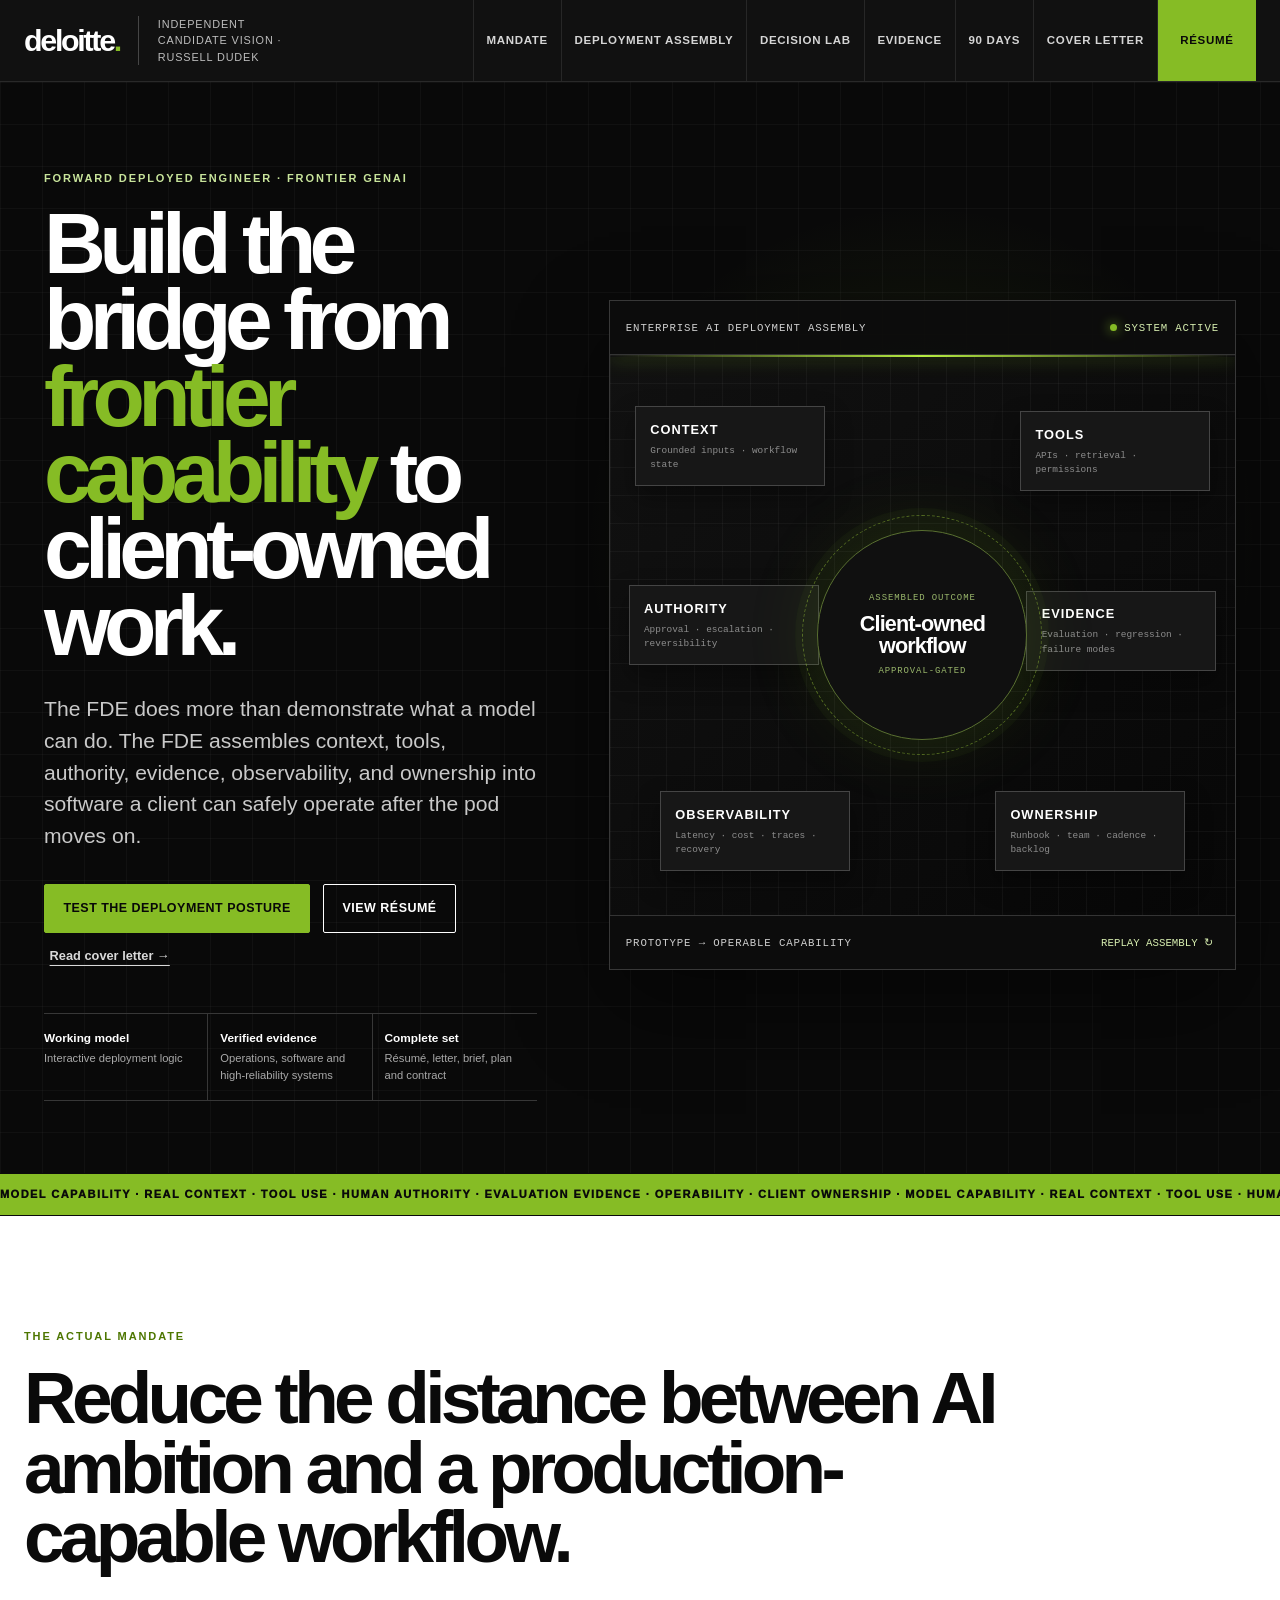
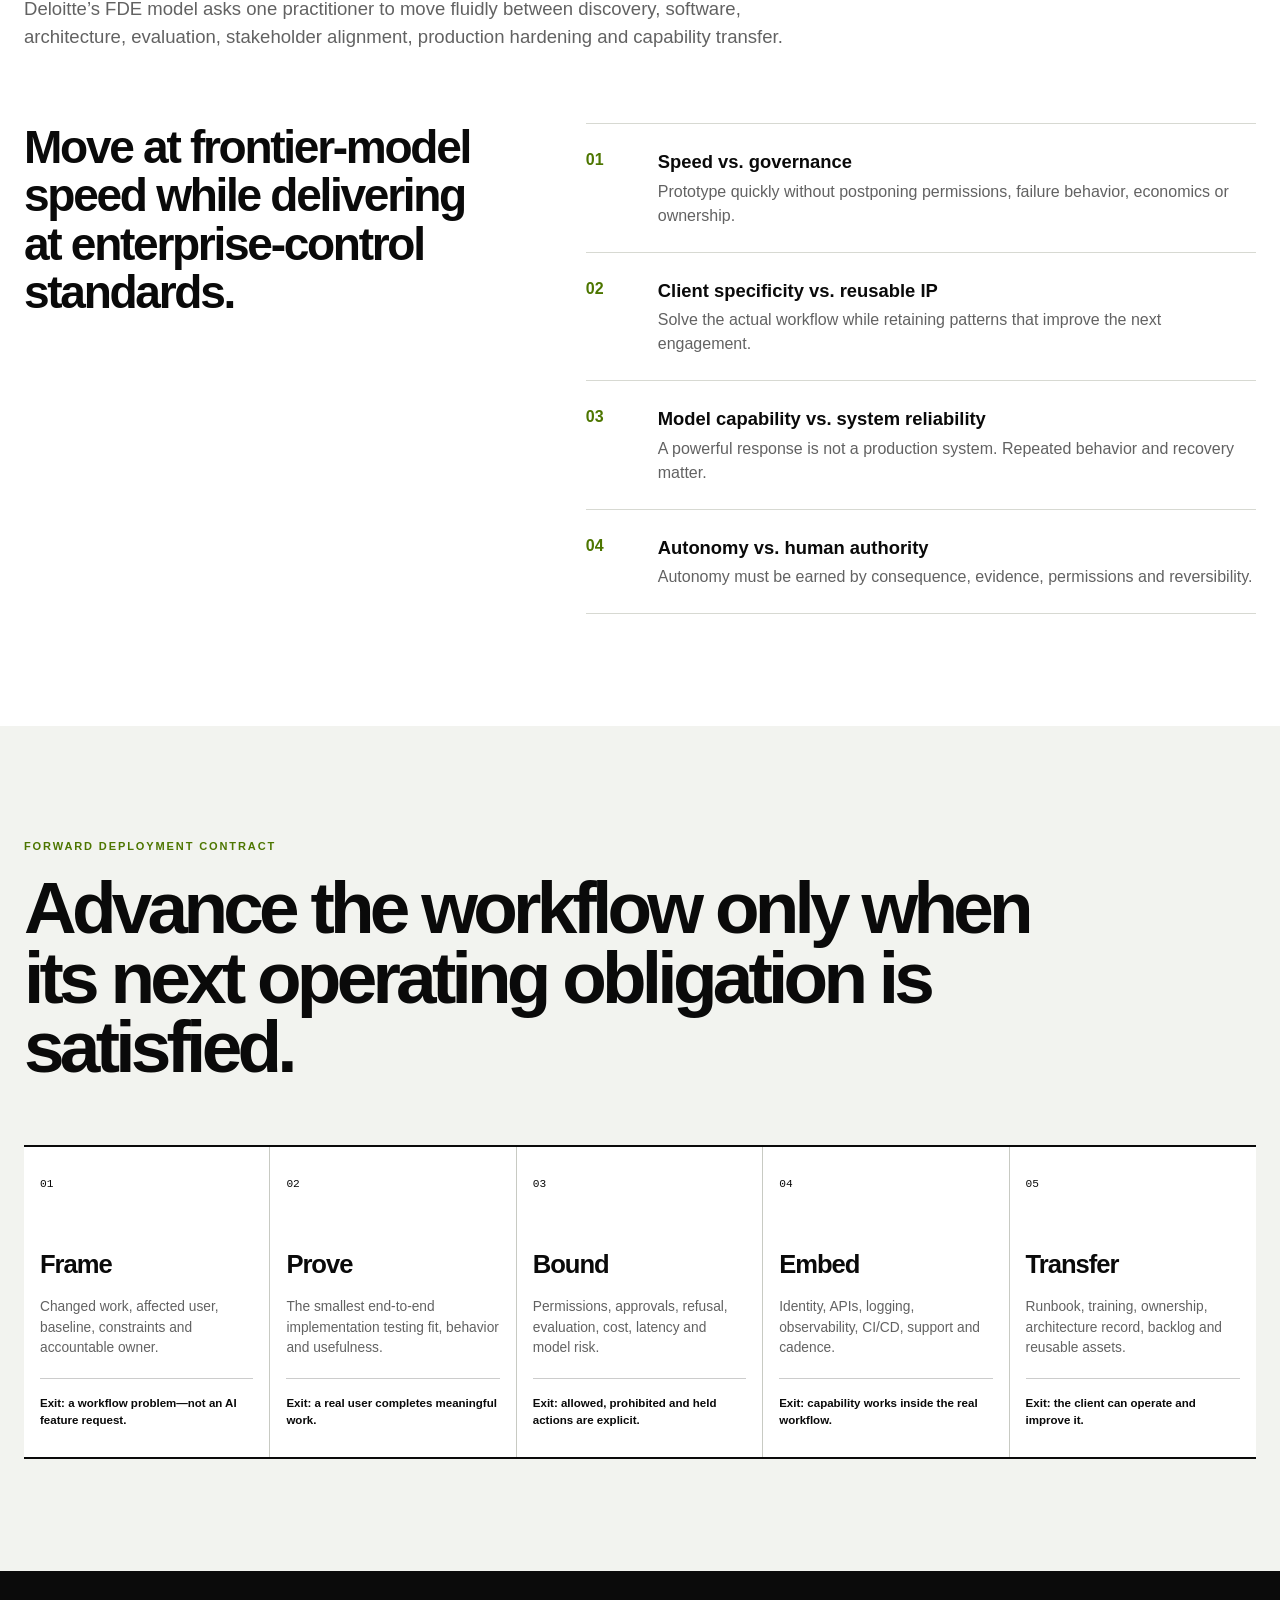
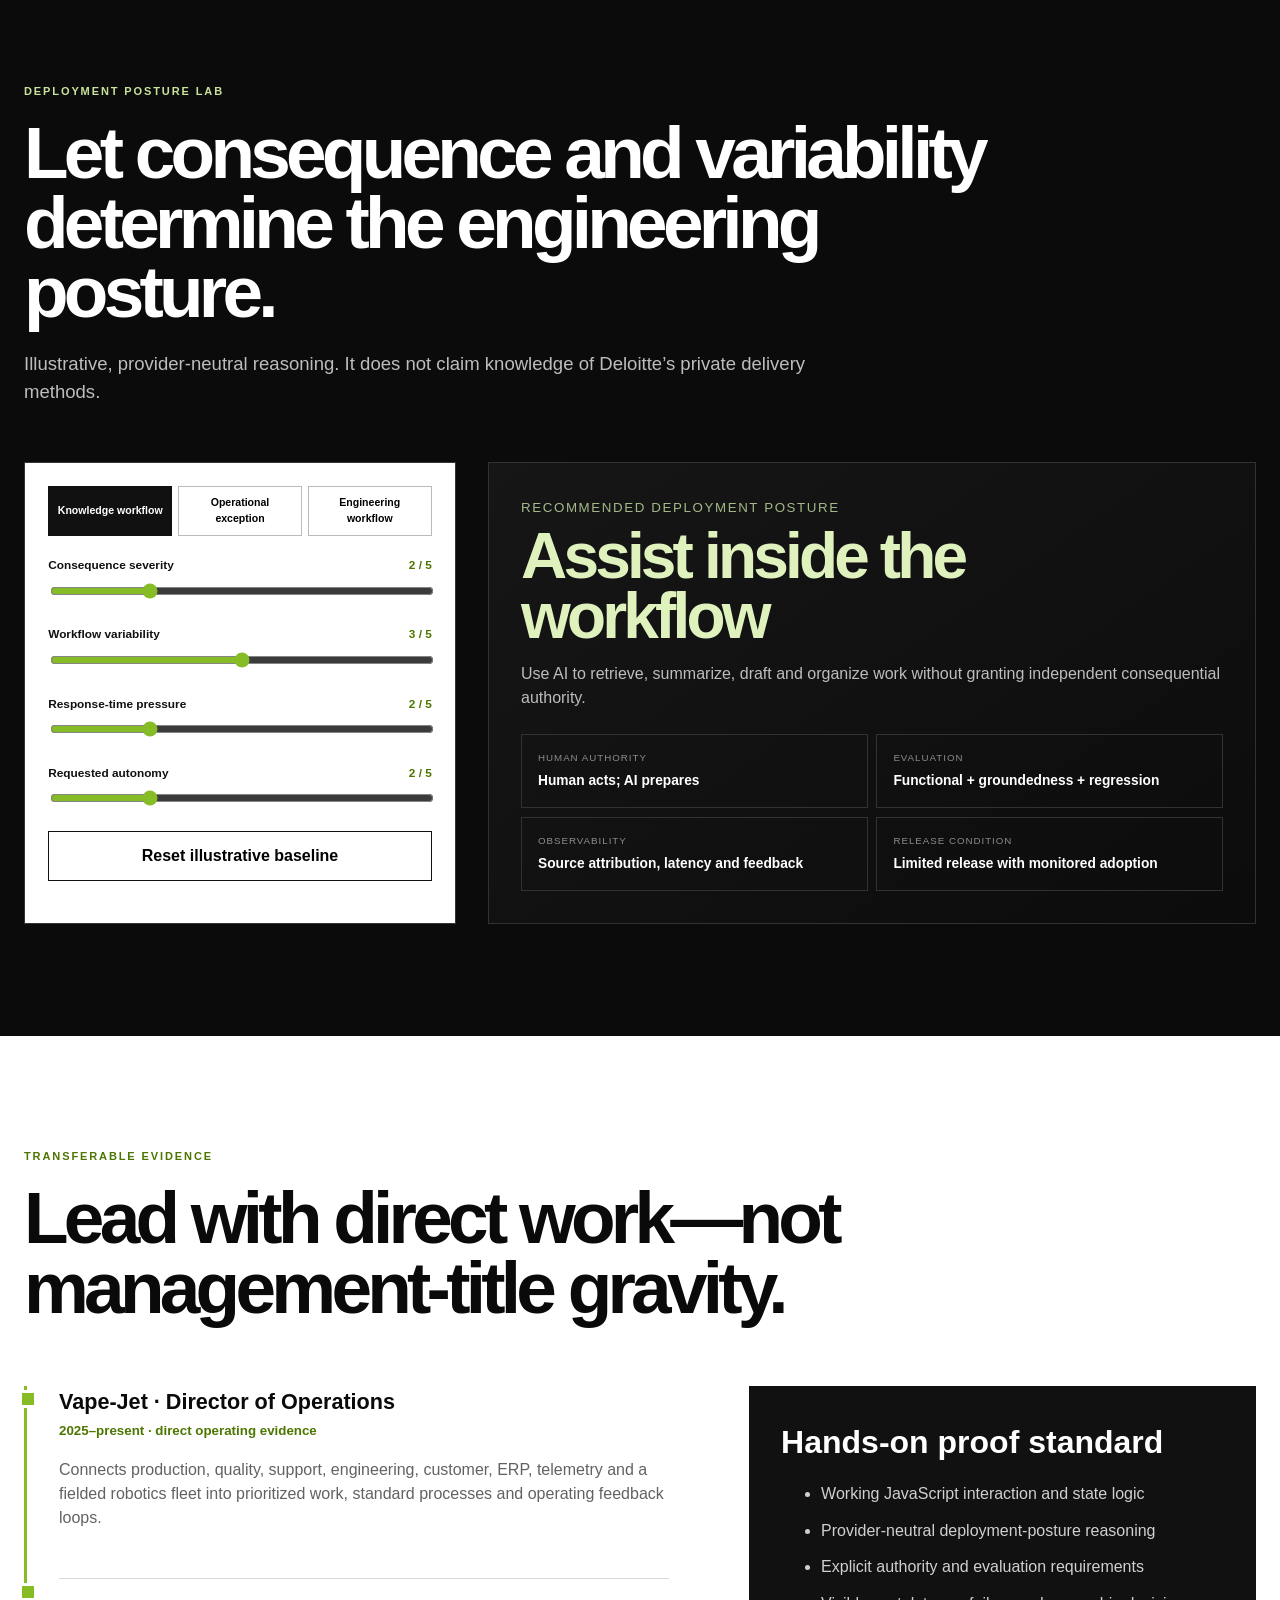
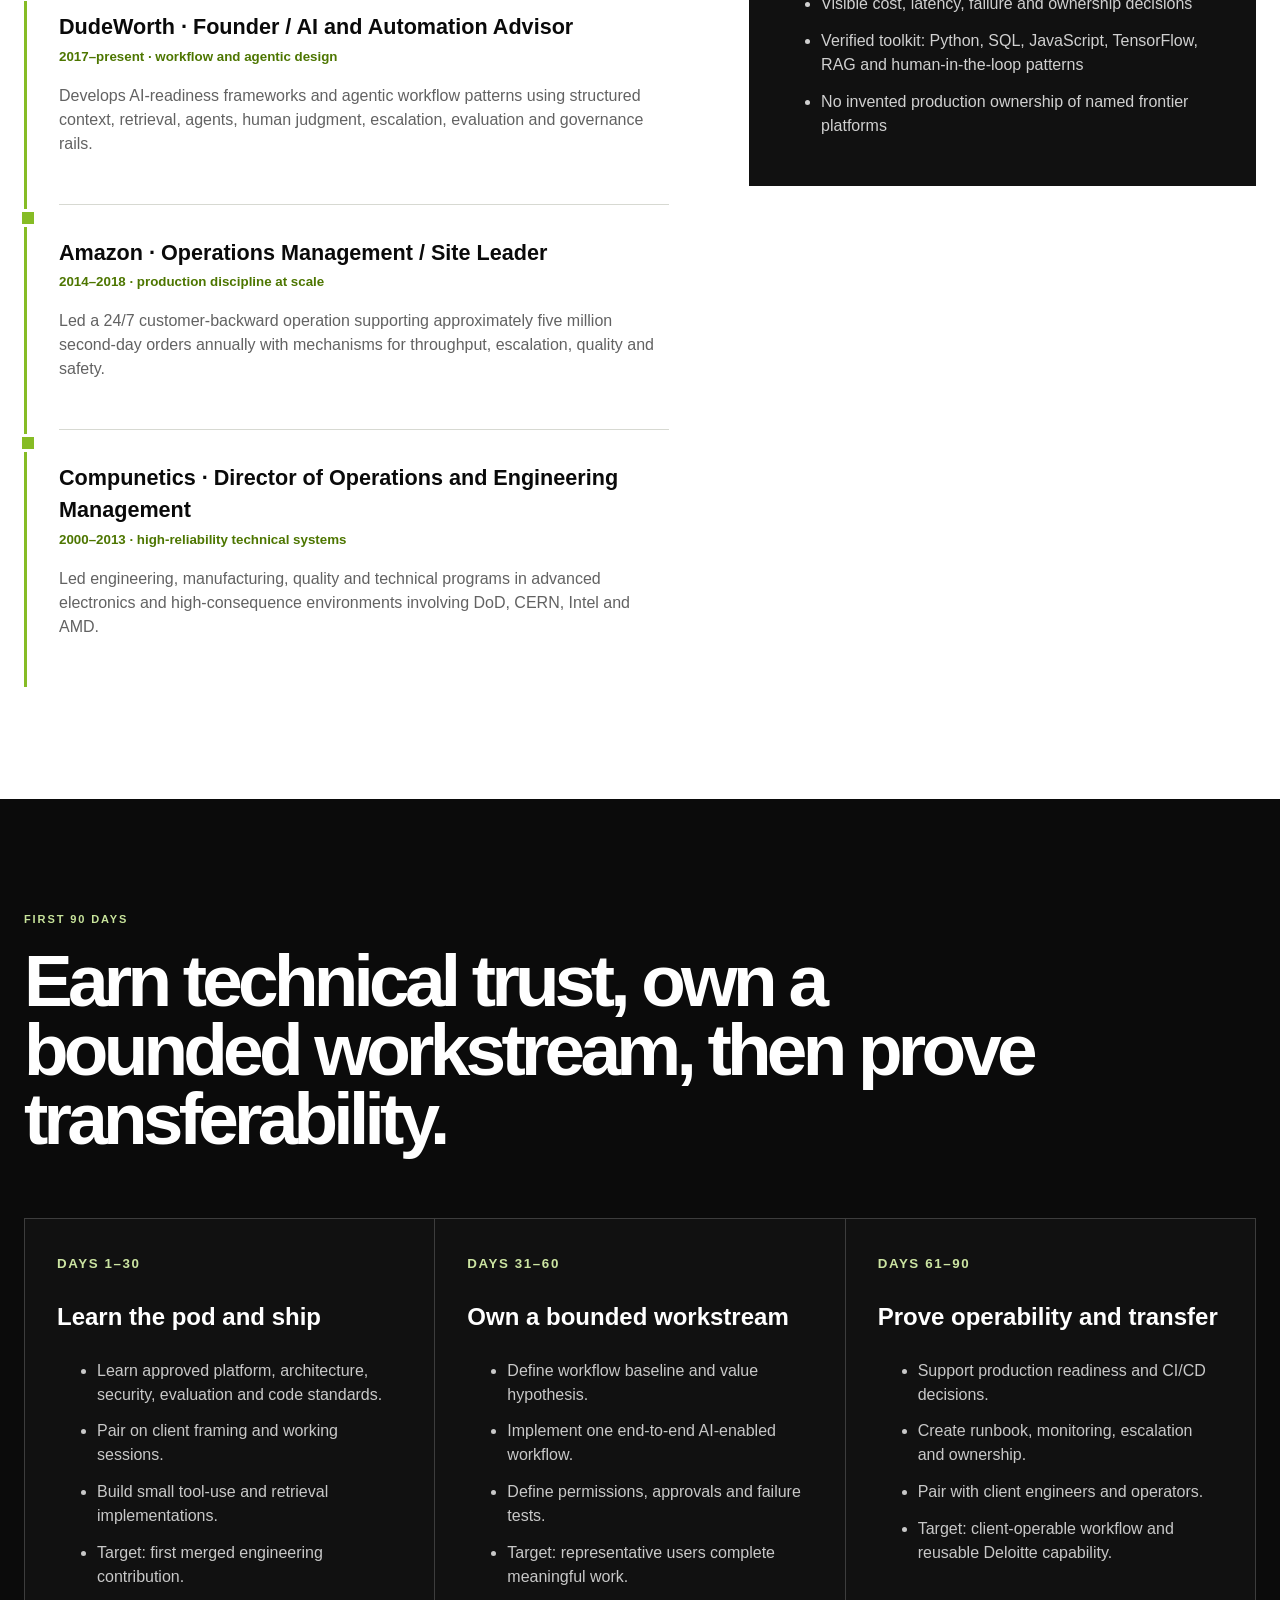
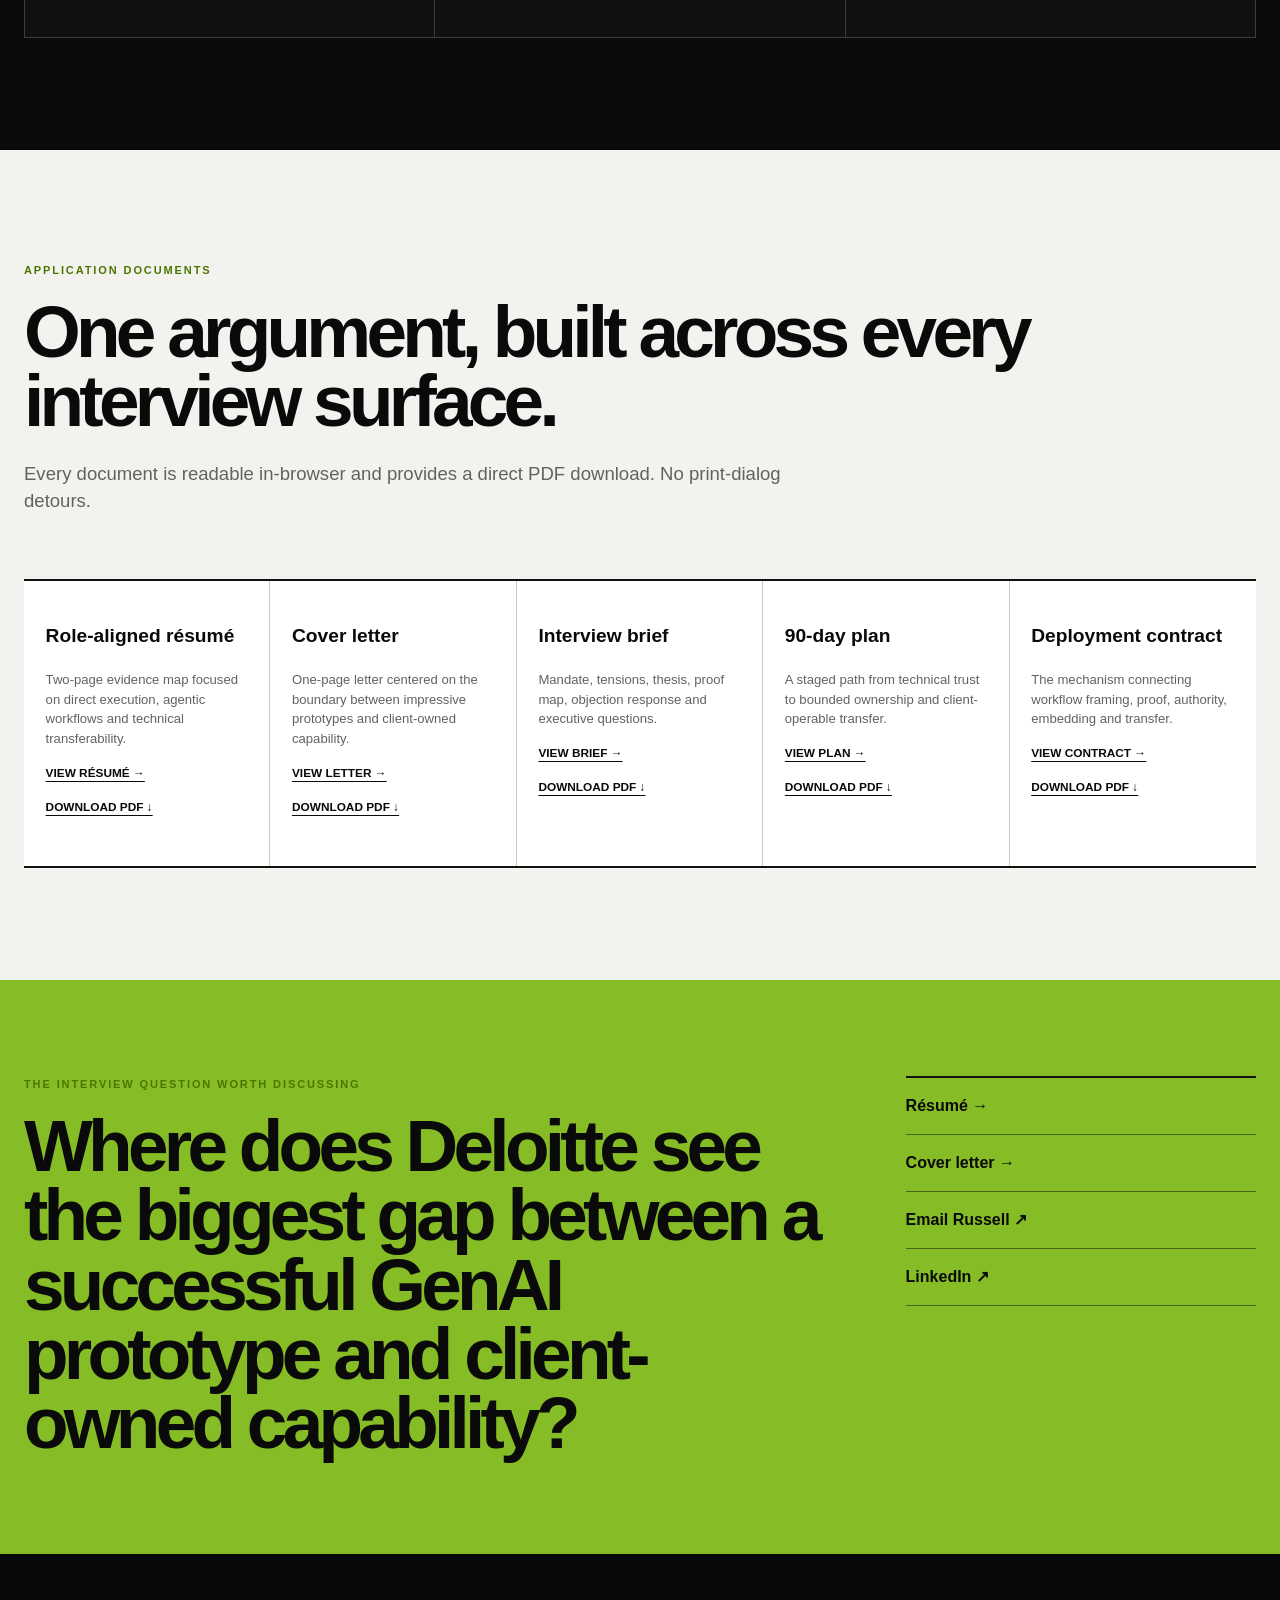
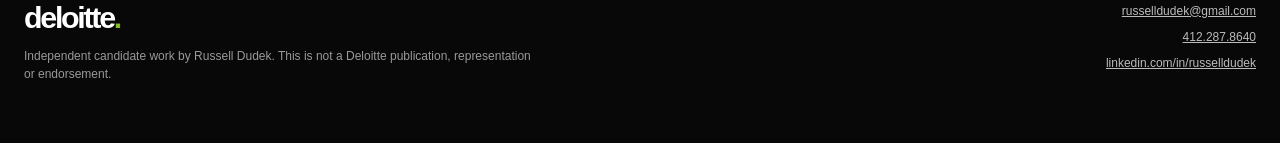
<file: index.html>
<!doctype html>
<html lang="en">
<head>
<meta charset="utf-8">
<meta name="viewport" content="width=device-width,initial-scale=1">
<meta name="description" content="Independent candidate vision by Russell Dudek for Deloitte's Forward Deployed Engineer, Frontier GenAI role.">
<title>Russell Dudek | Deloitte Frontier GenAI FDE</title>
<link rel="stylesheet" href="styles.v2.css">
</head>
<body id="top">
<a class="skip" href="#main">Skip to content</a>
<header class="topbar">
  <a class="identity" href="#top" aria-label="Deloitte candidate vision home"><span class="wordmark">deloitte<span>.</span></span><small>Independent candidate vision · Russell Dudek</small></a>
  <nav id="nav" aria-label="Primary navigation"><a href="#mandate">Mandate</a><a href="#assembly">Deployment assembly</a><a href="#lab">Decision lab</a><a href="#evidence">Evidence</a><a href="#plan">90 days</a><a href="cover-letter.html">Cover letter</a><a class="resume-cta" href="resume.html">Résumé</a></nav>
  <button class="menu" aria-expanded="false" aria-controls="nav" aria-label="Open navigation"><i></i><i></i></button>
</header>
<main id="main">
<section class="hero">
  <div class="hero-grid">
    <div class="hero-copy">
      <p class="eyebrow">Forward Deployed Engineer · Frontier GenAI</p>
      <h1>Build the bridge from <em>frontier capability</em> to client-owned work.</h1>
      <p class="lede">The FDE does more than demonstrate what a model can do. The FDE assembles context, tools, authority, evidence, observability, and ownership into software a client can safely operate after the pod moves on.</p>
      <div class="hero-actions"><a class="button green" href="#lab">Test the deployment posture</a><a class="button outline" href="resume.html">View résumé</a><a class="text-link" href="cover-letter.html">Read cover letter →</a></div>
      <div class="proof-strip"><span><b>Working model</b>Interactive deployment logic</span><span><b>Verified evidence</b>Operations, software and high-reliability systems</span><span><b>Complete set</b>Résumé, letter, brief, plan and contract</span></div>
    </div>
    <div class="assembly" id="assembly" aria-label="Animated enterprise AI deployment assembly">
      <div class="assembly-head"><span>Enterprise AI deployment assembly</span><span class="live"><i></i>system active</span></div>
      <div class="assembly-stage">
        <div class="scan"></div>
        <article class="module m1"><b>Context</b><span>Grounded inputs · workflow state</span></article>
        <article class="module m2"><b>Tools</b><span>APIs · retrieval · permissions</span></article>
        <article class="module m3"><b>Authority</b><span>Approval · escalation · reversibility</span></article>
        <article class="module m4"><b>Evidence</b><span>Evaluation · regression · failure modes</span></article>
        <article class="module m5"><b>Observability</b><span>Latency · cost · traces · recovery</span></article>
        <article class="module m6"><b>Ownership</b><span>Runbook · team · cadence · backlog</span></article>
        <div class="core"><div class="core-ring"></div><small>assembled outcome</small><strong>Client-owned<br>workflow</strong><span>approval-gated</span></div>
      </div>
      <div class="assembly-foot"><span>prototype → operable capability</span><button id="replay" type="button">Replay assembly ↻</button></div>
    </div>
  </div>
</section>
<div class="ticker" aria-hidden="true"><div>MODEL CAPABILITY · REAL CONTEXT · TOOL USE · HUMAN AUTHORITY · EVALUATION EVIDENCE · OPERABILITY · CLIENT OWNERSHIP · MODEL CAPABILITY · REAL CONTEXT · TOOL USE · HUMAN AUTHORITY · EVALUATION EVIDENCE · OPERABILITY · CLIENT OWNERSHIP ·</div></div>
<section class="section" id="mandate"><div class="wrap"><p class="eyebrow dark-ink">The actual mandate</p><h2>Reduce the distance between AI ambition and a production-capable workflow.</h2><p class="section-lede">Deloitte’s FDE model asks one practitioner to move fluidly between discovery, software, architecture, evaluation, stakeholder alignment, production hardening and capability transfer.</p><div class="mandate-grid"><blockquote>Move at frontier-model speed while delivering at enterprise-control standards.</blockquote><div class="tensions"><article><b>01</b><div><h3>Speed vs. governance</h3><p>Prototype quickly without postponing permissions, failure behavior, economics or ownership.</p></div></article><article><b>02</b><div><h3>Client specificity vs. reusable IP</h3><p>Solve the actual workflow while retaining patterns that improve the next engagement.</p></div></article><article><b>03</b><div><h3>Model capability vs. system reliability</h3><p>A powerful response is not a production system. Repeated behavior and recovery matter.</p></div></article><article><b>04</b><div><h3>Autonomy vs. human authority</h3><p>Autonomy must be earned by consequence, evidence, permissions and reversibility.</p></div></article></div></div></div></section>
<section class="section fog"><div class="wrap"><p class="eyebrow dark-ink">Forward Deployment Contract</p><h2>Advance the workflow only when its next operating obligation is satisfied.</h2><div class="contract"><article><span>01</span><h3>Frame</h3><p>Changed work, affected user, baseline, constraints and accountable owner.</p><b>Exit: a workflow problem—not an AI feature request.</b></article><article><span>02</span><h3>Prove</h3><p>The smallest end-to-end implementation testing fit, behavior and usefulness.</p><b>Exit: a real user completes meaningful work.</b></article><article><span>03</span><h3>Bound</h3><p>Permissions, approvals, refusal, evaluation, cost, latency and model risk.</p><b>Exit: allowed, prohibited and held actions are explicit.</b></article><article><span>04</span><h3>Embed</h3><p>Identity, APIs, logging, observability, CI/CD, support and cadence.</p><b>Exit: capability works inside the real workflow.</b></article><article><span>05</span><h3>Transfer</h3><p>Runbook, training, ownership, architecture record, backlog and reusable assets.</p><b>Exit: the client can operate and improve it.</b></article></div></div></section>
<section class="section black" id="lab" data-lab><div class="wrap"><p class="eyebrow">Deployment posture lab</p><h2>Let consequence and variability determine the engineering posture.</h2><p class="section-lede pale">Illustrative, provider-neutral reasoning. It does not claim knowledge of Deloitte’s private delivery methods.</p><div class="lab"><div class="controls"><div class="tabs" role="tablist"><button class="active" data-scenario="knowledge" aria-selected="true">Knowledge workflow</button><button data-scenario="exception" aria-selected="false">Operational exception</button><button data-scenario="engineering" aria-selected="false">Engineering workflow</button></div><label>Consequence severity <output data-out="severity">2 / 5</output><input id="severity" type="range" min="1" max="5" value="2"></label><label>Workflow variability <output data-out="variability">3 / 5</output><input id="variability" type="range" min="1" max="5" value="3"></label><label>Response-time pressure <output data-out="latency">2 / 5</output><input id="latency" type="range" min="1" max="5" value="2"></label><label>Requested autonomy <output data-out="autonomy">2 / 5</output><input id="autonomy" type="range" min="1" max="5" value="2"></label><button class="reset" data-reset>Reset illustrative baseline</button></div><div class="readout" aria-live="polite"><small>Recommended deployment posture</small><h3 data-posture>Assist inside the workflow</h3><p data-rationale>Use AI to retrieve, summarize, draft and organize work without granting independent consequential authority.</p><div class="requirements"><div><span>Human authority</span><b data-req="human">Human acts; AI prepares</b></div><div><span>Evaluation</span><b data-req="evaluation">Functional + groundedness + regression</b></div><div><span>Observability</span><b data-req="observability">Source attribution, latency and feedback</b></div><div><span>Release condition</span><b data-req="release">Limited release with monitored adoption</b></div></div></div></div></div></section>
<section class="section" id="evidence"><div class="wrap"><p class="eyebrow dark-ink">Transferable evidence</p><h2>Lead with direct work—not management-title gravity.</h2><div class="evidence-grid"><div class="timeline"><article><h3>Vape-Jet · Director of Operations</h3><small>2025–present · direct operating evidence</small><p>Connects production, quality, support, engineering, customer, ERP, telemetry and a fielded robotics fleet into prioritized work, standard processes and operating feedback loops.</p></article><article><h3>DudeWorth · Founder / AI and Automation Advisor</h3><small>2017–present · workflow and agentic design</small><p>Develops AI-readiness frameworks and agentic workflow patterns using structured context, retrieval, agents, human judgment, escalation, evaluation and governance rails.</p></article><article><h3>Amazon · Operations Management / Site Leader</h3><small>2014–2018 · production discipline at scale</small><p>Led a 24/7 customer-backward operation supporting approximately five million second-day orders annually with mechanisms for throughput, escalation, quality and safety.</p></article><article><h3>Compunetics · Director of Operations and Engineering Management</h3><small>2000–2013 · high-reliability technical systems</small><p>Led engineering, manufacturing, quality and technical programs in advanced electronics and high-consequence environments involving DoD, CERN, Intel and AMD.</p></article></div><aside class="proof"><h3>Hands-on proof standard</h3><ul><li>Working JavaScript interaction and state logic</li><li>Provider-neutral deployment-posture reasoning</li><li>Explicit authority and evaluation requirements</li><li>Visible cost, latency, failure and ownership decisions</li><li>Verified toolkit: Python, SQL, JavaScript, TensorFlow, RAG and human-in-the-loop patterns</li><li>No invented production ownership of named frontier platforms</li></ul></aside></div></div></section>
<section class="section black" id="plan"><div class="wrap"><p class="eyebrow">First 90 days</p><h2>Earn technical trust, own a bounded workstream, then prove transferability.</h2><div class="plan"><article><small>Days 1–30</small><h3>Learn the pod and ship</h3><ul><li>Learn approved platform, architecture, security, evaluation and code standards.</li><li>Pair on client framing and working sessions.</li><li>Build small tool-use and retrieval implementations.</li><li>Target: first merged engineering contribution.</li></ul></article><article><small>Days 31–60</small><h3>Own a bounded workstream</h3><ul><li>Define workflow baseline and value hypothesis.</li><li>Implement one end-to-end AI-enabled workflow.</li><li>Define permissions, approvals and failure tests.</li><li>Target: representative users complete meaningful work.</li></ul></article><article><small>Days 61–90</small><h3>Prove operability and transfer</h3><ul><li>Support production readiness and CI/CD decisions.</li><li>Create runbook, monitoring, escalation and ownership.</li><li>Pair with client engineers and operators.</li><li>Target: client-operable workflow and reusable Deloitte capability.</li></ul></article></div></div></section>
<section class="section fog" id="documents"><div class="wrap"><p class="eyebrow dark-ink">Application documents</p><h2>One argument, built across every interview surface.</h2><p class="section-lede">Every document is readable in-browser and provides a direct PDF download. No print-dialog detours.</p><div class="docs"><article><h3>Role-aligned résumé</h3><p>Two-page evidence map focused on direct execution, agentic workflows and technical transferability.</p><a href="resume.html">View résumé →</a><a download href="docs/russell-dudek-deloitte-frontier-genai-fde-resume.pdf">Download PDF ↓</a></article><article><h3>Cover letter</h3><p>One-page letter centered on the boundary between impressive prototypes and client-owned capability.</p><a href="cover-letter.html">View letter →</a><a download href="docs/russell-dudek-deloitte-frontier-genai-fde-cover-letter.pdf">Download PDF ↓</a></article><article><h3>Interview brief</h3><p>Mandate, tensions, thesis, proof map, objection response and executive questions.</p><a href="interview-brief.html">View brief →</a><a download href="docs/russell-dudek-deloitte-frontier-genai-fde-interview-brief.pdf">Download PDF ↓</a></article><article><h3>90-day plan</h3><p>A staged path from technical trust to bounded ownership and client-operable transfer.</p><a href="90-day-plan.html">View plan →</a><a download href="docs/russell-dudek-deloitte-frontier-genai-fde-90-day-plan.pdf">Download PDF ↓</a></article><article><h3>Deployment contract</h3><p>The mechanism connecting workflow framing, proof, authority, embedding and transfer.</p><a href="deployment-contract.html">View contract →</a><a download href="docs/russell-dudek-forward-deployment-contract.pdf">Download PDF ↓</a></article></div></div></section>
<section class="closing"><div><p class="eyebrow dark-ink">The interview question worth discussing</p><h2>Where does Deloitte see the biggest gap between a successful GenAI prototype and client-owned capability?</h2></div><div><a href="resume.html">Résumé →</a><a href="cover-letter.html">Cover letter →</a><a href="mailto:russelldudek@gmail.com">Email Russell ↗</a><a href="https://www.linkedin.com/in/russelldudek">LinkedIn ↗</a></div></section>
</main>
<footer><div><span class="wordmark">deloitte<span>.</span></span><p>Independent candidate work by Russell Dudek. This is not a Deloitte publication, representation or endorsement.</p></div><div><a href="mailto:russelldudek@gmail.com">russelldudek@gmail.com</a><a href="tel:+14122878640">412.287.8640</a><a href="https://www.linkedin.com/in/russelldudek">linkedin.com/in/russelldudek</a></div></footer>
<script src="app.v2.js?v=20260715-2"></script>
</body>
</html>
</file>
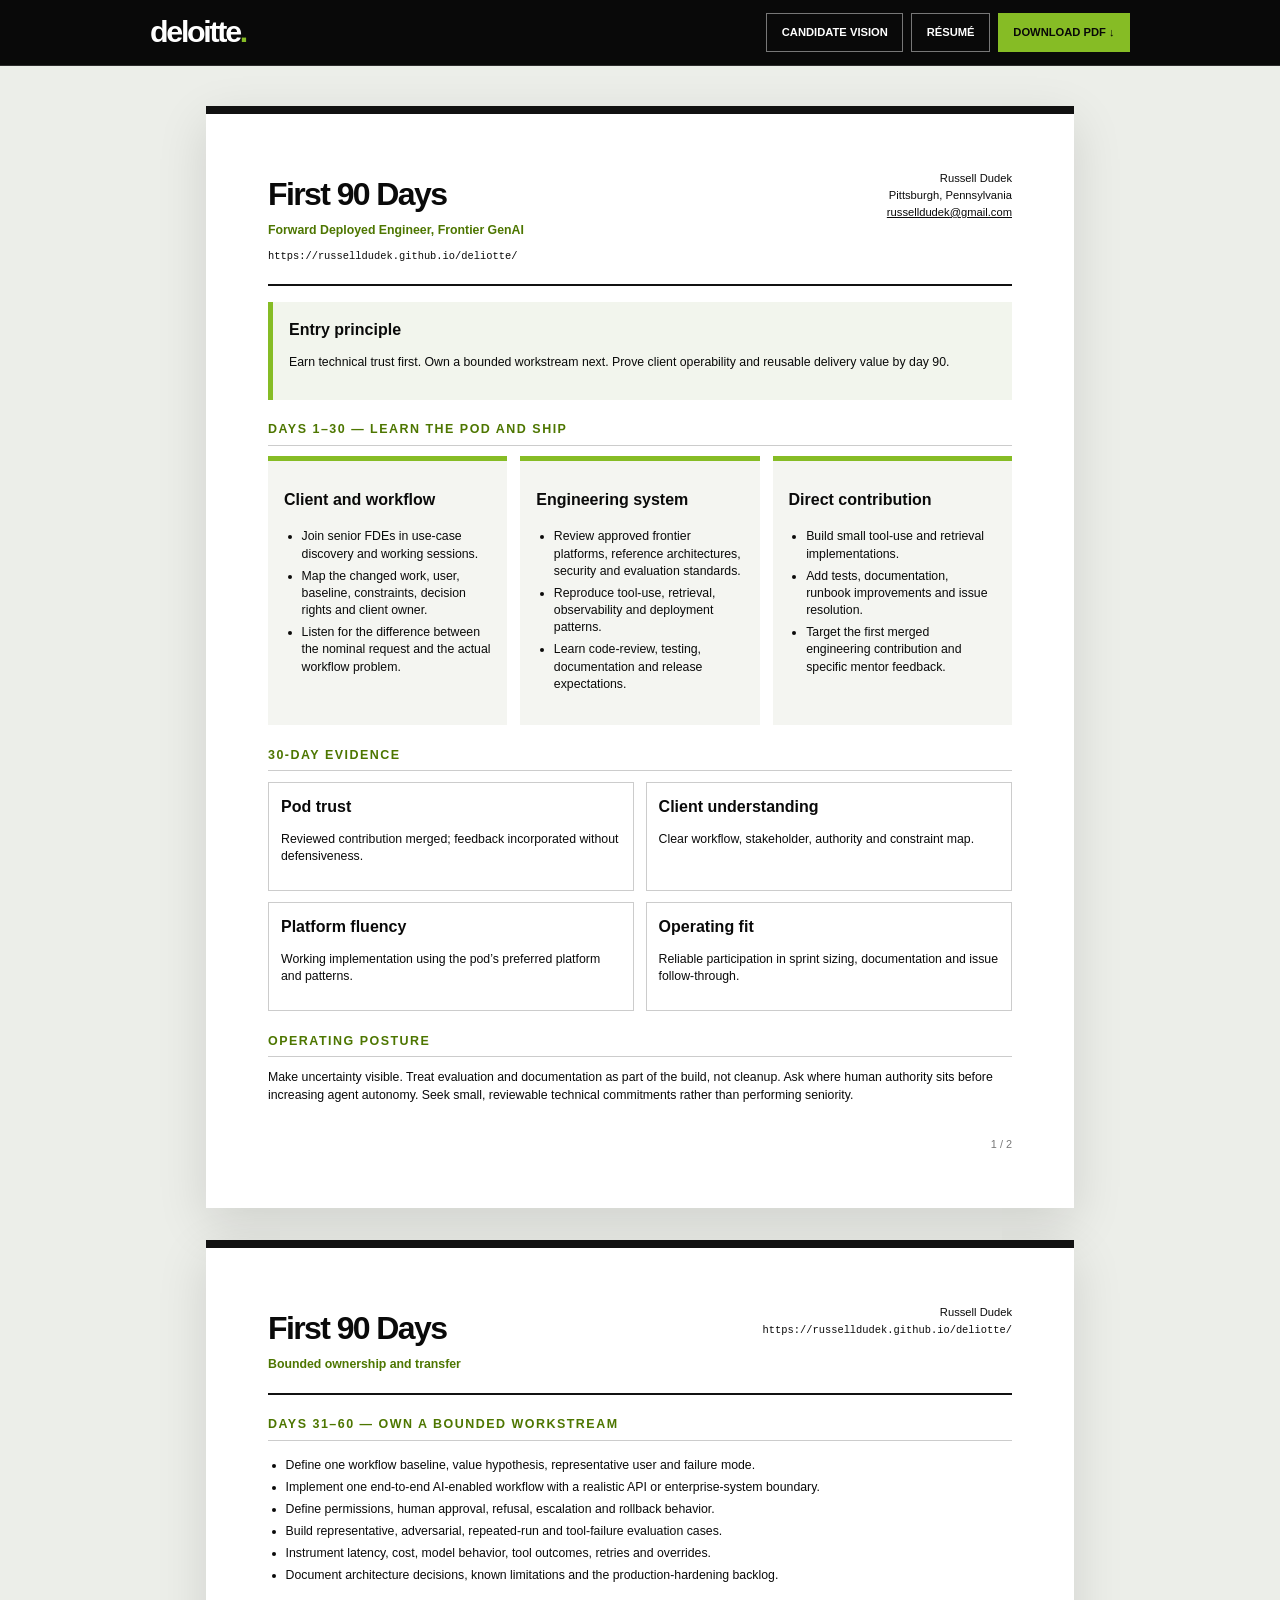
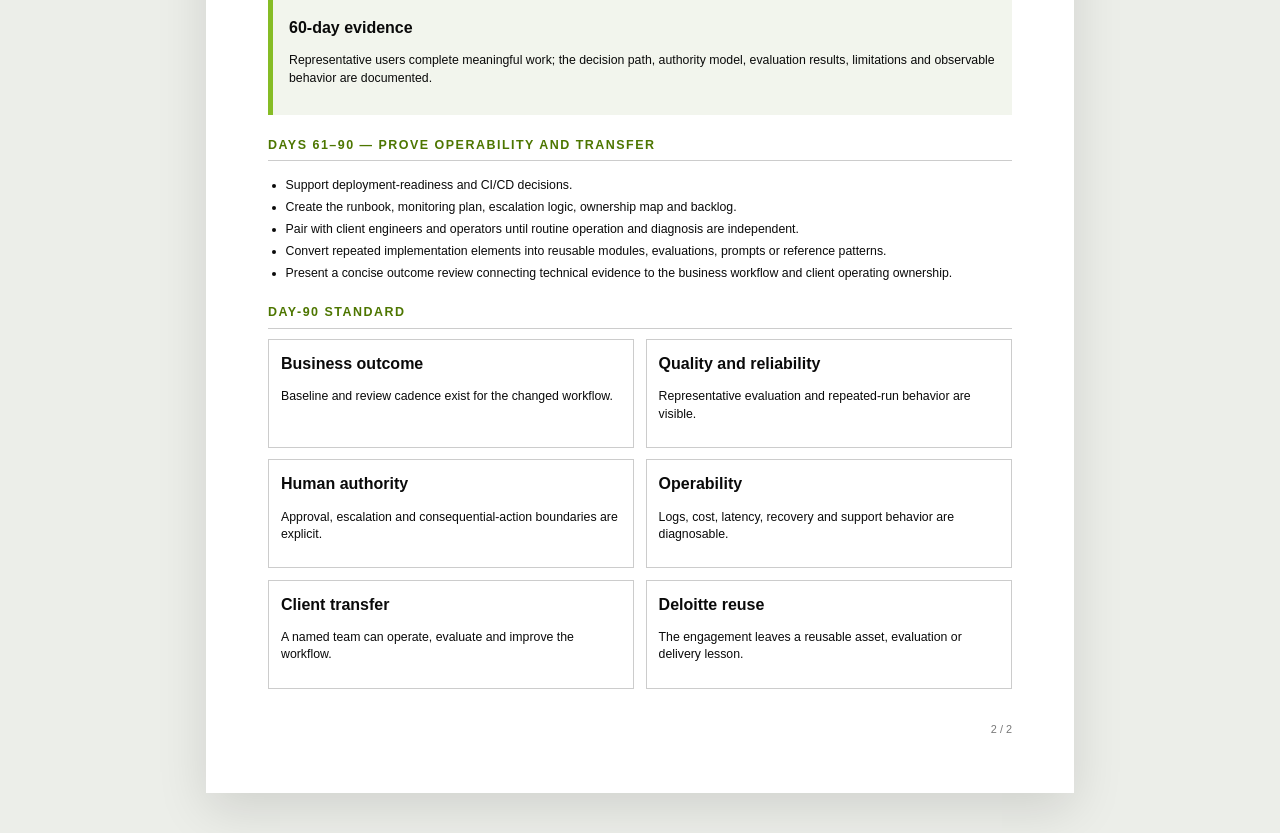
<file: 90-day-plan.html>
<!doctype html><html lang="en"><head><meta charset="utf-8"><meta name="viewport" content="width=device-width,initial-scale=1"><title>Russell Dudek | Deloitte FDE 90-Day Plan</title><link rel="stylesheet" href="styles.v2.css"></head><body class="document-page"><header class="docbar"><a href="index.html"><span class="wordmark">deloitte<span>.</span></span></a><nav class="doc-actions"><a href="index.html">Candidate vision</a><a href="resume.html">Résumé</a><a class="download" download href="docs/russell-dudek-deloitte-frontier-genai-fde-90-day-plan.pdf">Download PDF ↓</a></nav></header><main class="sheet-stack"><section class="sheet"><div class="sheet-header"><div><h1>First 90 Days</h1><p>Forward Deployed Engineer, Frontier GenAI</p><div class="visible-url">https://russelldudek.github.io/deliotte/</div></div><div class="contact">Russell Dudek<br>Pittsburgh, Pennsylvania<a href="mailto:russelldudek@gmail.com">russelldudek@gmail.com</a></div></div><div class="callout"><b>Entry principle</b><p>Earn technical trust first. Own a bounded workstream next. Prove client operability and reusable delivery value by day 90.</p></div><h2>Days 1–30 — Learn the pod and ship</h2><div class="phase-grid"><article><h3>Client and workflow</h3><ul><li>Join senior FDEs in use-case discovery and working sessions.</li><li>Map the changed work, user, baseline, constraints, decision rights and client owner.</li><li>Listen for the difference between the nominal request and the actual workflow problem.</li></ul></article><article><h3>Engineering system</h3><ul><li>Review approved frontier platforms, reference architectures, security and evaluation standards.</li><li>Reproduce tool-use, retrieval, observability and deployment patterns.</li><li>Learn code-review, testing, documentation and release expectations.</li></ul></article><article><h3>Direct contribution</h3><ul><li>Build small tool-use and retrieval implementations.</li><li>Add tests, documentation, runbook improvements and issue resolution.</li><li>Target the first merged engineering contribution and specific mentor feedback.</li></ul></article></div><h2>30-day evidence</h2><div class="metric-grid"><div><b>Pod trust</b><p>Reviewed contribution merged; feedback incorporated without defensiveness.</p></div><div><b>Client understanding</b><p>Clear workflow, stakeholder, authority and constraint map.</p></div><div><b>Platform fluency</b><p>Working implementation using the pod’s preferred platform and patterns.</p></div><div><b>Operating fit</b><p>Reliable participation in sprint sizing, documentation and issue follow-through.</p></div></div><h2>Operating posture</h2><p>Make uncertainty visible. Treat evaluation and documentation as part of the build, not cleanup. Ask where human authority sits before increasing agent autonomy. Seek small, reviewable technical commitments rather than performing seniority.</p><div class="page-number">1 / 2</div></section><section class="sheet"><div class="sheet-header"><div><h1>First 90 Days</h1><p>Bounded ownership and transfer</p></div><div class="contact">Russell Dudek<br><span class="visible-url">https://russelldudek.github.io/deliotte/</span></div></div><h2>Days 31–60 — Own a bounded workstream</h2><ul><li>Define one workflow baseline, value hypothesis, representative user and failure mode.</li><li>Implement one end-to-end AI-enabled workflow with a realistic API or enterprise-system boundary.</li><li>Define permissions, human approval, refusal, escalation and rollback behavior.</li><li>Build representative, adversarial, repeated-run and tool-failure evaluation cases.</li><li>Instrument latency, cost, model behavior, tool outcomes, retries and overrides.</li><li>Document architecture decisions, known limitations and the production-hardening backlog.</li></ul><div class="callout"><b>60-day evidence</b><p>Representative users complete meaningful work; the decision path, authority model, evaluation results, limitations and observable behavior are documented.</p></div><h2>Days 61–90 — Prove operability and transfer</h2><ul><li>Support deployment-readiness and CI/CD decisions.</li><li>Create the runbook, monitoring plan, escalation logic, ownership map and backlog.</li><li>Pair with client engineers and operators until routine operation and diagnosis are independent.</li><li>Convert repeated implementation elements into reusable modules, evaluations, prompts or reference patterns.</li><li>Present a concise outcome review connecting technical evidence to the business workflow and client operating ownership.</li></ul><h2>Day-90 standard</h2><div class="metric-grid"><div><b>Business outcome</b><p>Baseline and review cadence exist for the changed workflow.</p></div><div><b>Quality and reliability</b><p>Representative evaluation and repeated-run behavior are visible.</p></div><div><b>Human authority</b><p>Approval, escalation and consequential-action boundaries are explicit.</p></div><div><b>Operability</b><p>Logs, cost, latency, recovery and support behavior are diagnosable.</p></div><div><b>Client transfer</b><p>A named team can operate, evaluate and improve the workflow.</p></div><div><b>Deloitte reuse</b><p>The engagement leaves a reusable asset, evaluation or delivery lesson.</p></div></div><div class="page-number">2 / 2</div></section></main></body></html>
</file>
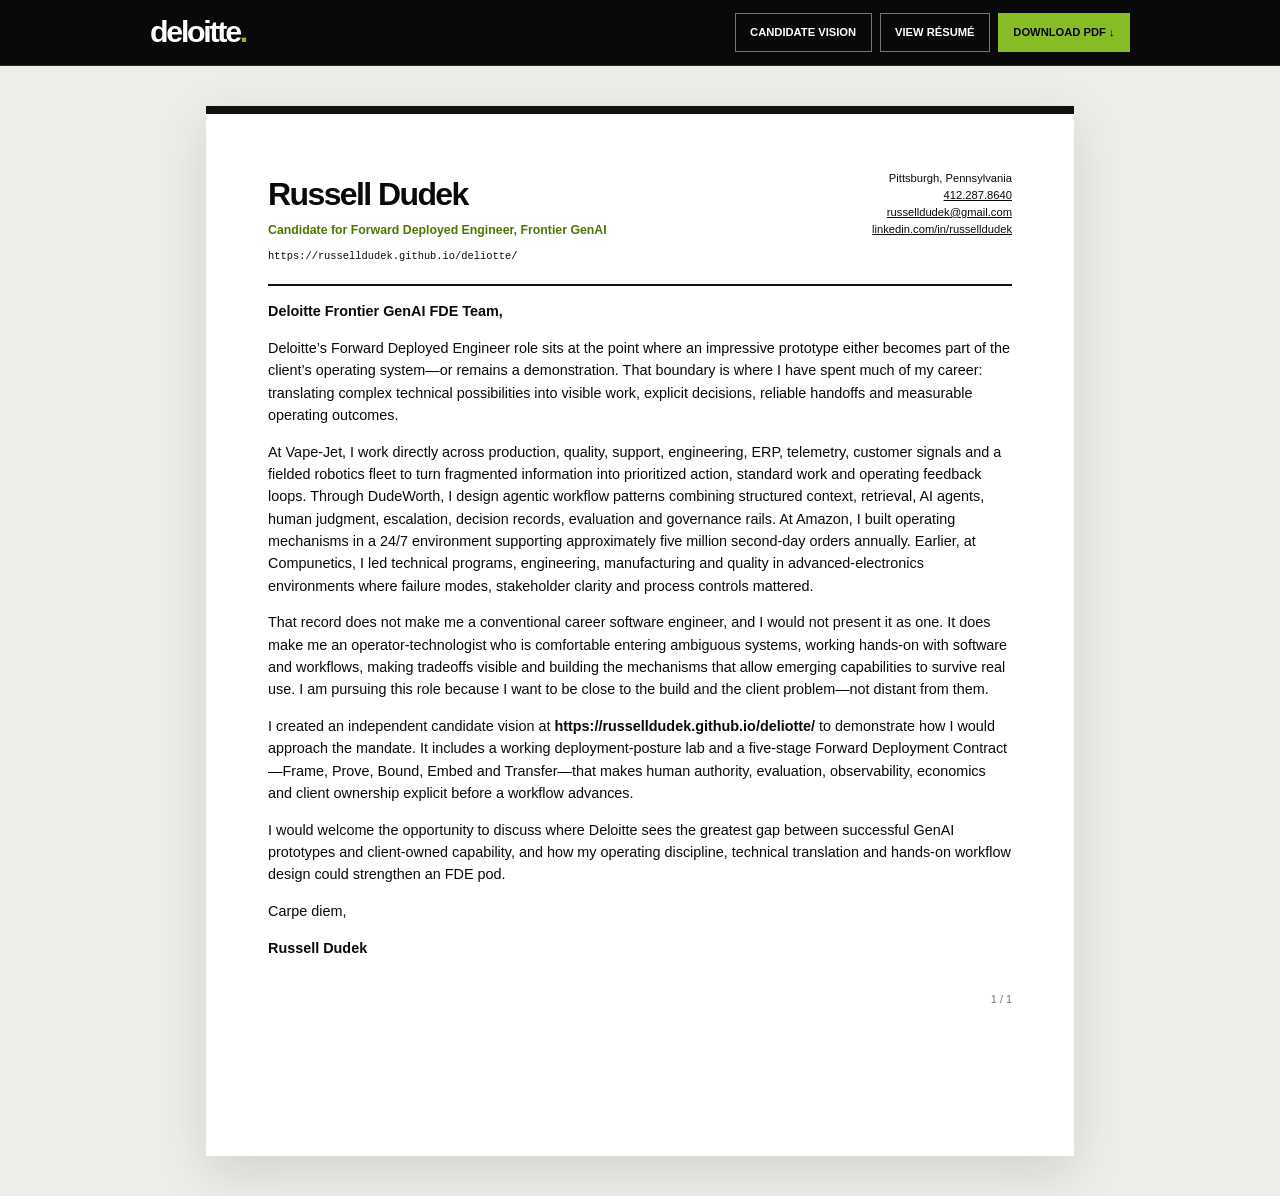
<file: cover-letter.html>
<!doctype html><html lang="en"><head><meta charset="utf-8"><meta name="viewport" content="width=device-width,initial-scale=1"><title>Russell Dudek | Deloitte FDE Cover Letter</title><link rel="stylesheet" href="styles.v2.css"></head><body class="document-page"><header class="docbar"><a href="index.html"><span class="wordmark">deloitte<span>.</span></span></a><nav class="doc-actions"><a href="index.html">Candidate vision</a><a href="resume.html">View résumé</a><a class="download" download href="docs/russell-dudek-deloitte-frontier-genai-fde-cover-letter.pdf">Download PDF ↓</a></nav></header><main class="sheet-stack"><section class="sheet"><div class="sheet-header"><div><h1>Russell Dudek</h1><p>Candidate for Forward Deployed Engineer, Frontier GenAI</p><div class="visible-url">https://russelldudek.github.io/deliotte/</div></div><div class="contact">Pittsburgh, Pennsylvania<a href="tel:+14122878640">412.287.8640</a><a href="mailto:russelldudek@gmail.com">russelldudek@gmail.com</a><a href="https://www.linkedin.com/in/russelldudek">linkedin.com/in/russelldudek</a></div></div><div class="letter-body"><p><b>Deloitte Frontier GenAI FDE Team,</b></p><p>Deloitte’s Forward Deployed Engineer role sits at the point where an impressive prototype either becomes part of the client’s operating system—or remains a demonstration. That boundary is where I have spent much of my career: translating complex technical possibilities into visible work, explicit decisions, reliable handoffs and measurable operating outcomes.</p><p>At Vape-Jet, I work directly across production, quality, support, engineering, ERP, telemetry, customer signals and a fielded robotics fleet to turn fragmented information into prioritized action, standard work and operating feedback loops. Through DudeWorth, I design agentic workflow patterns combining structured context, retrieval, AI agents, human judgment, escalation, decision records, evaluation and governance rails. At Amazon, I built operating mechanisms in a 24/7 environment supporting approximately five million second-day orders annually. Earlier, at Compunetics, I led technical programs, engineering, manufacturing and quality in advanced-electronics environments where failure modes, stakeholder clarity and process controls mattered.</p><p>That record does not make me a conventional career software engineer, and I would not present it as one. It does make me an operator-technologist who is comfortable entering ambiguous systems, working hands-on with software and workflows, making tradeoffs visible and building the mechanisms that allow emerging capabilities to survive real use. I am pursuing this role because I want to be close to the build and the client problem—not distant from them.</p><p>I created an independent candidate vision at <b>https://russelldudek.github.io/deliotte/</b> to demonstrate how I would approach the mandate. It includes a working deployment-posture lab and a five-stage Forward Deployment Contract—Frame, Prove, Bound, Embed and Transfer—that makes human authority, evaluation, observability, economics and client ownership explicit before a workflow advances.</p><p>I would welcome the opportunity to discuss where Deloitte sees the greatest gap between successful GenAI prototypes and client-owned capability, and how my operating discipline, technical translation and hands-on workflow design could strengthen an FDE pod.</p><p>Carpe diem,</p><p><b>Russell Dudek</b></p></div><div class="page-number">1 / 1</div></section></main></body></html>
</file>
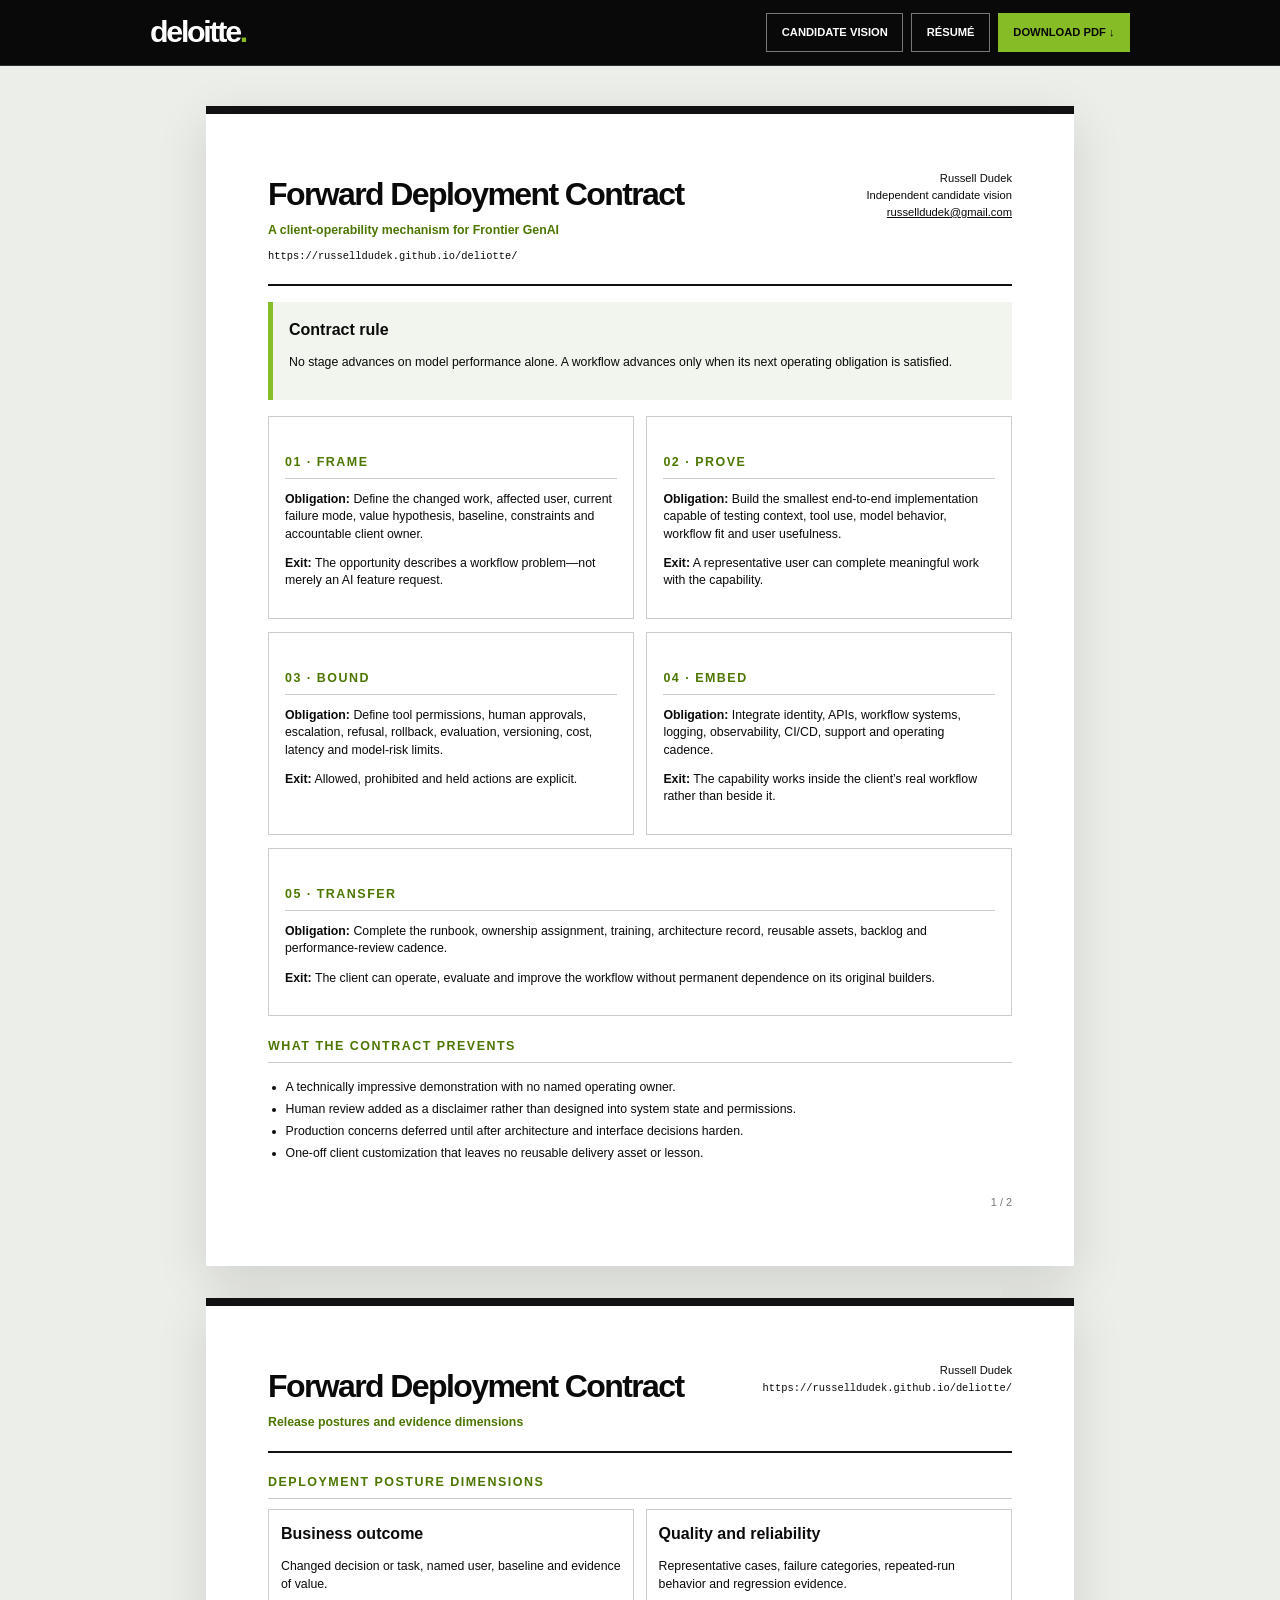
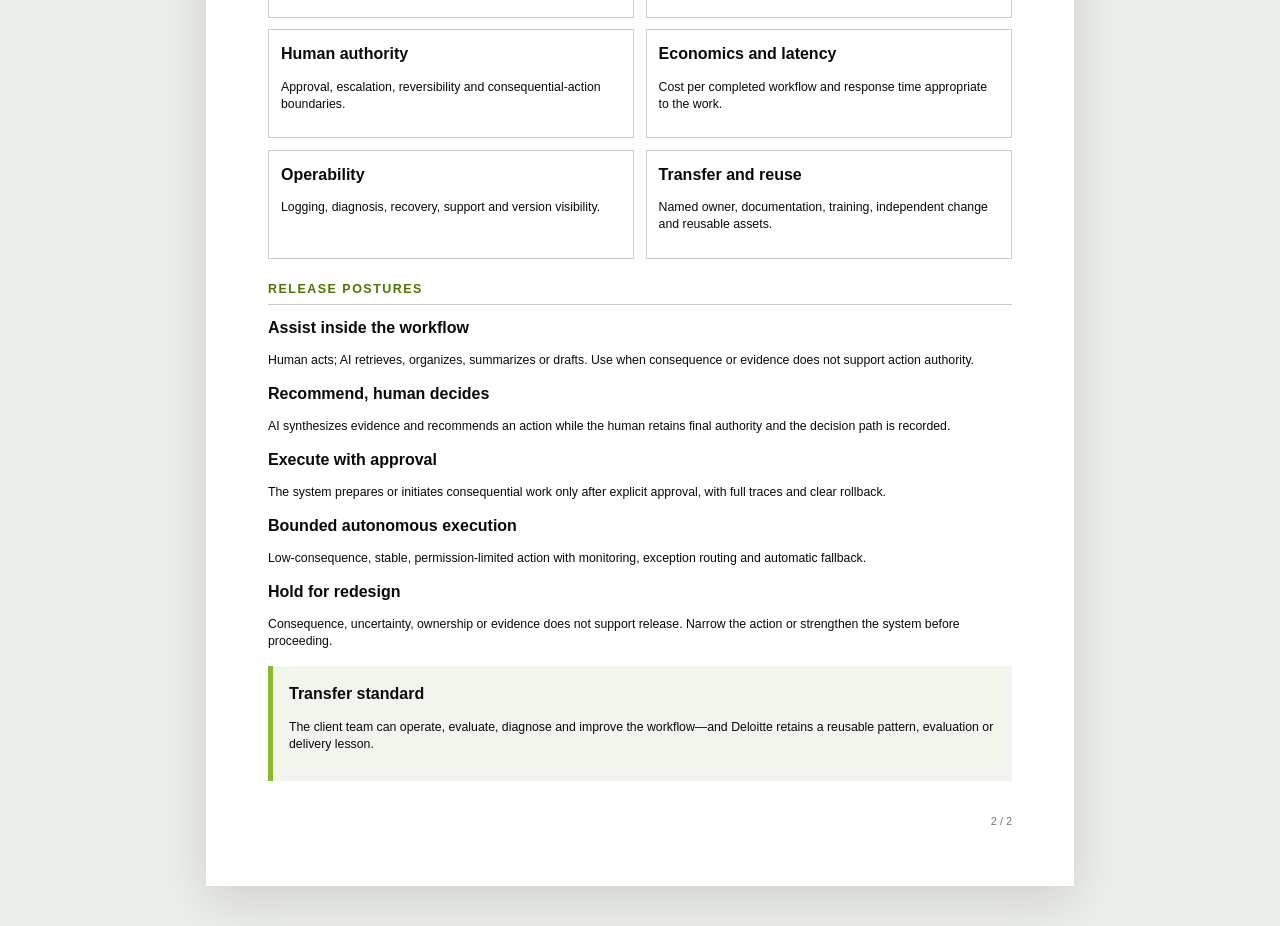
<file: deployment-contract.html>
<!doctype html><html lang="en"><head><meta charset="utf-8"><meta name="viewport" content="width=device-width,initial-scale=1"><title>Russell Dudek | Forward Deployment Contract</title><link rel="stylesheet" href="styles.v2.css"></head><body class="document-page"><header class="docbar"><a href="index.html"><span class="wordmark">deloitte<span>.</span></span></a><nav class="doc-actions"><a href="index.html">Candidate vision</a><a href="resume.html">Résumé</a><a class="download" download href="docs/russell-dudek-forward-deployment-contract.pdf">Download PDF ↓</a></nav></header><main class="sheet-stack"><section class="sheet"><div class="sheet-header"><div><h1>Forward Deployment Contract</h1><p>A client-operability mechanism for Frontier GenAI</p><div class="visible-url">https://russelldudek.github.io/deliotte/</div></div><div class="contact">Russell Dudek<br>Independent candidate vision<a href="mailto:russelldudek@gmail.com">russelldudek@gmail.com</a></div></div><div class="callout"><b>Contract rule</b><p>No stage advances on model performance alone. A workflow advances only when its next operating obligation is satisfied.</p></div><div class="contract-grid"><article><h2>01 · Frame</h2><p><b>Obligation:</b> Define the changed work, affected user, current failure mode, value hypothesis, baseline, constraints and accountable client owner.</p><p><b>Exit:</b> The opportunity describes a workflow problem—not merely an AI feature request.</p></article><article><h2>02 · Prove</h2><p><b>Obligation:</b> Build the smallest end-to-end implementation capable of testing context, tool use, model behavior, workflow fit and user usefulness.</p><p><b>Exit:</b> A representative user can complete meaningful work with the capability.</p></article><article><h2>03 · Bound</h2><p><b>Obligation:</b> Define tool permissions, human approvals, escalation, refusal, rollback, evaluation, versioning, cost, latency and model-risk limits.</p><p><b>Exit:</b> Allowed, prohibited and held actions are explicit.</p></article><article><h2>04 · Embed</h2><p><b>Obligation:</b> Integrate identity, APIs, workflow systems, logging, observability, CI/CD, support and operating cadence.</p><p><b>Exit:</b> The capability works inside the client’s real workflow rather than beside it.</p></article><article><h2>05 · Transfer</h2><p><b>Obligation:</b> Complete the runbook, ownership assignment, training, architecture record, reusable assets, backlog and performance-review cadence.</p><p><b>Exit:</b> The client can operate, evaluate and improve the workflow without permanent dependence on its original builders.</p></article></div><h2>What the contract prevents</h2><ul><li>A technically impressive demonstration with no named operating owner.</li><li>Human review added as a disclaimer rather than designed into system state and permissions.</li><li>Production concerns deferred until after architecture and interface decisions harden.</li><li>One-off client customization that leaves no reusable delivery asset or lesson.</li></ul><div class="page-number">1 / 2</div></section><section class="sheet"><div class="sheet-header"><div><h1>Forward Deployment Contract</h1><p>Release postures and evidence dimensions</p></div><div class="contact">Russell Dudek<br><span class="visible-url">https://russelldudek.github.io/deliotte/</span></div></div><h2>Deployment posture dimensions</h2><div class="metric-grid"><div><b>Business outcome</b><p>Changed decision or task, named user, baseline and evidence of value.</p></div><div><b>Quality and reliability</b><p>Representative cases, failure categories, repeated-run behavior and regression evidence.</p></div><div><b>Human authority</b><p>Approval, escalation, reversibility and consequential-action boundaries.</p></div><div><b>Economics and latency</b><p>Cost per completed workflow and response time appropriate to the work.</p></div><div><b>Operability</b><p>Logging, diagnosis, recovery, support and version visibility.</p></div><div><b>Transfer and reuse</b><p>Named owner, documentation, training, independent change and reusable assets.</p></div></div><h2>Release postures</h2><h3>Assist inside the workflow</h3><p>Human acts; AI retrieves, organizes, summarizes or drafts. Use when consequence or evidence does not support action authority.</p><h3>Recommend, human decides</h3><p>AI synthesizes evidence and recommends an action while the human retains final authority and the decision path is recorded.</p><h3>Execute with approval</h3><p>The system prepares or initiates consequential work only after explicit approval, with full traces and clear rollback.</p><h3>Bounded autonomous execution</h3><p>Low-consequence, stable, permission-limited action with monitoring, exception routing and automatic fallback.</p><h3>Hold for redesign</h3><p>Consequence, uncertainty, ownership or evidence does not support release. Narrow the action or strengthen the system before proceeding.</p><div class="callout"><b>Transfer standard</b><p>The client team can operate, evaluate, diagnose and improve the workflow—and Deloitte retains a reusable pattern, evaluation or delivery lesson.</p></div><div class="page-number">2 / 2</div></section></main></body></html>
</file>
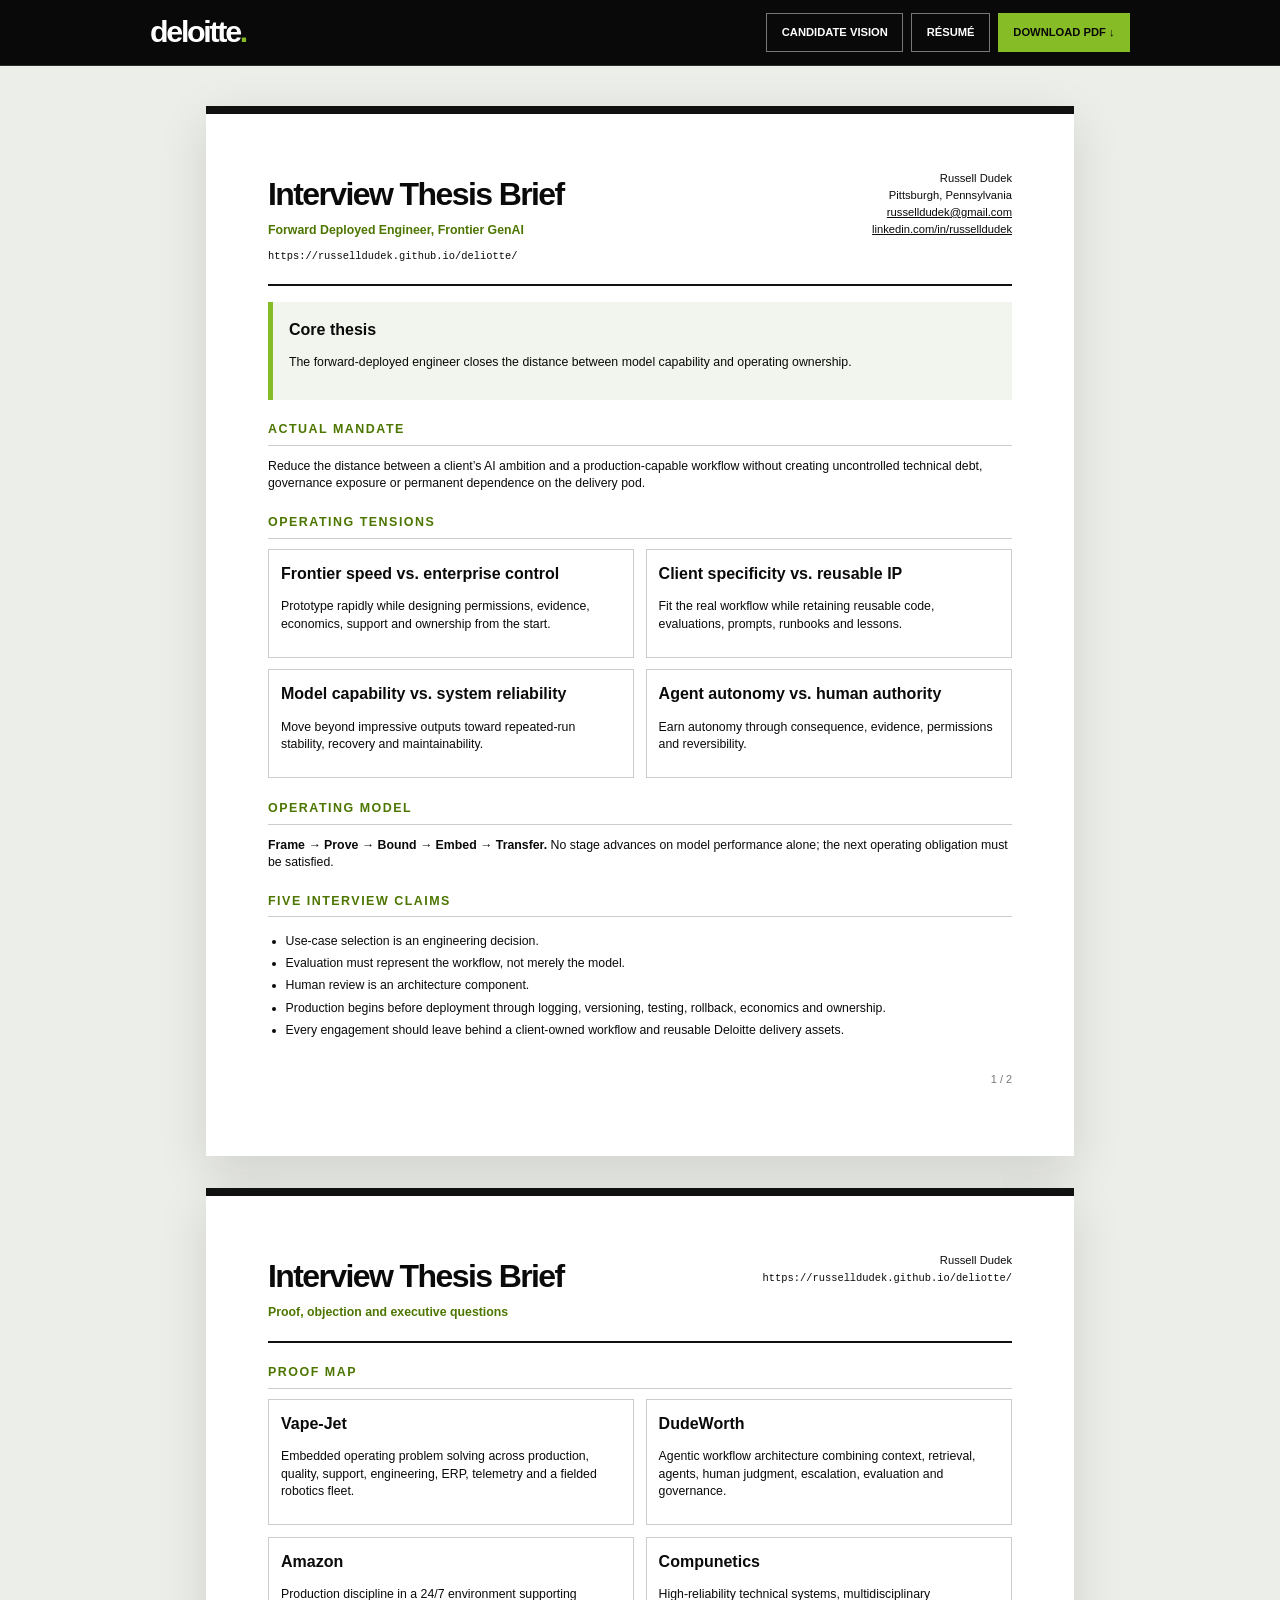
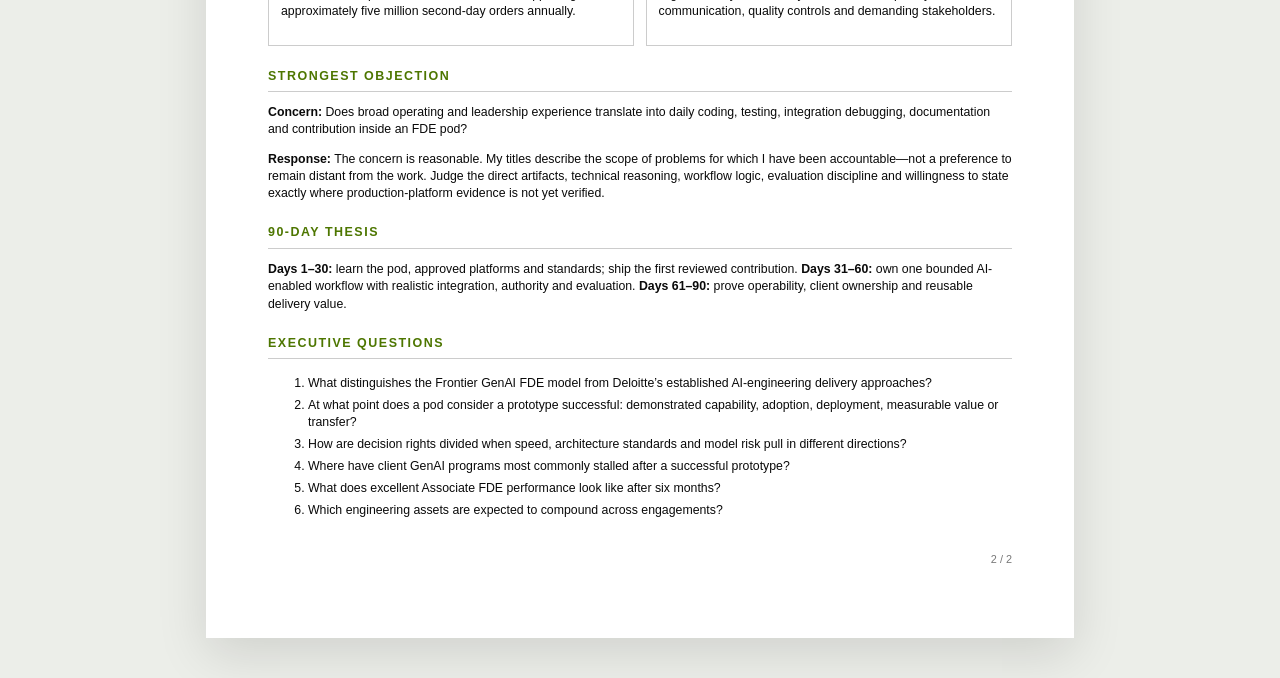
<file: interview-brief.html>
<!doctype html><html lang="en"><head><meta charset="utf-8"><meta name="viewport" content="width=device-width,initial-scale=1"><title>Russell Dudek | Deloitte FDE Interview Brief</title><link rel="stylesheet" href="styles.v2.css"></head><body class="document-page"><header class="docbar"><a href="index.html"><span class="wordmark">deloitte<span>.</span></span></a><nav class="doc-actions"><a href="index.html">Candidate vision</a><a href="resume.html">Résumé</a><a class="download" download href="docs/russell-dudek-deloitte-frontier-genai-fde-interview-brief.pdf">Download PDF ↓</a></nav></header><main class="sheet-stack"><section class="sheet"><div class="sheet-header"><div><h1>Interview Thesis Brief</h1><p>Forward Deployed Engineer, Frontier GenAI</p><div class="visible-url">https://russelldudek.github.io/deliotte/</div></div><div class="contact">Russell Dudek<br>Pittsburgh, Pennsylvania<a href="mailto:russelldudek@gmail.com">russelldudek@gmail.com</a><a href="https://www.linkedin.com/in/russelldudek">linkedin.com/in/russelldudek</a></div></div><div class="callout"><b>Core thesis</b><p>The forward-deployed engineer closes the distance between model capability and operating ownership.</p></div><h2>Actual mandate</h2><p>Reduce the distance between a client’s AI ambition and a production-capable workflow without creating uncontrolled technical debt, governance exposure or permanent dependence on the delivery pod.</p><h2>Operating tensions</h2><div class="metric-grid"><div><b>Frontier speed vs. enterprise control</b><p>Prototype rapidly while designing permissions, evidence, economics, support and ownership from the start.</p></div><div><b>Client specificity vs. reusable IP</b><p>Fit the real workflow while retaining reusable code, evaluations, prompts, runbooks and lessons.</p></div><div><b>Model capability vs. system reliability</b><p>Move beyond impressive outputs toward repeated-run stability, recovery and maintainability.</p></div><div><b>Agent autonomy vs. human authority</b><p>Earn autonomy through consequence, evidence, permissions and reversibility.</p></div></div><h2>Operating model</h2><p><b>Frame → Prove → Bound → Embed → Transfer.</b> No stage advances on model performance alone; the next operating obligation must be satisfied.</p><h2>Five interview claims</h2><ul><li>Use-case selection is an engineering decision.</li><li>Evaluation must represent the workflow, not merely the model.</li><li>Human review is an architecture component.</li><li>Production begins before deployment through logging, versioning, testing, rollback, economics and ownership.</li><li>Every engagement should leave behind a client-owned workflow and reusable Deloitte delivery assets.</li></ul><div class="page-number">1 / 2</div></section><section class="sheet"><div class="sheet-header"><div><h1>Interview Thesis Brief</h1><p>Proof, objection and executive questions</p></div><div class="contact">Russell Dudek<br><span class="visible-url">https://russelldudek.github.io/deliotte/</span></div></div><h2>Proof map</h2><div class="metric-grid"><div><b>Vape-Jet</b><p>Embedded operating problem solving across production, quality, support, engineering, ERP, telemetry and a fielded robotics fleet.</p></div><div><b>DudeWorth</b><p>Agentic workflow architecture combining context, retrieval, agents, human judgment, escalation, evaluation and governance.</p></div><div><b>Amazon</b><p>Production discipline in a 24/7 environment supporting approximately five million second-day orders annually.</p></div><div><b>Compunetics</b><p>High-reliability technical systems, multidisciplinary communication, quality controls and demanding stakeholders.</p></div></div><h2>Strongest objection</h2><p><b>Concern:</b> Does broad operating and leadership experience translate into daily coding, testing, integration debugging, documentation and contribution inside an FDE pod?</p><p><b>Response:</b> The concern is reasonable. My titles describe the scope of problems for which I have been accountable—not a preference to remain distant from the work. Judge the direct artifacts, technical reasoning, workflow logic, evaluation discipline and willingness to state exactly where production-platform evidence is not yet verified.</p><h2>90-day thesis</h2><p><b>Days 1–30:</b> learn the pod, approved platforms and standards; ship the first reviewed contribution. <b>Days 31–60:</b> own one bounded AI-enabled workflow with realistic integration, authority and evaluation. <b>Days 61–90:</b> prove operability, client ownership and reusable delivery value.</p><h2>Executive questions</h2><ol><li>What distinguishes the Frontier GenAI FDE model from Deloitte’s established AI-engineering delivery approaches?</li><li>At what point does a pod consider a prototype successful: demonstrated capability, adoption, deployment, measurable value or transfer?</li><li>How are decision rights divided when speed, architecture standards and model risk pull in different directions?</li><li>Where have client GenAI programs most commonly stalled after a successful prototype?</li><li>What does excellent Associate FDE performance look like after six months?</li><li>Which engineering assets are expected to compound across engagements?</li></ol><div class="page-number">2 / 2</div></section></main></body></html>
</file>
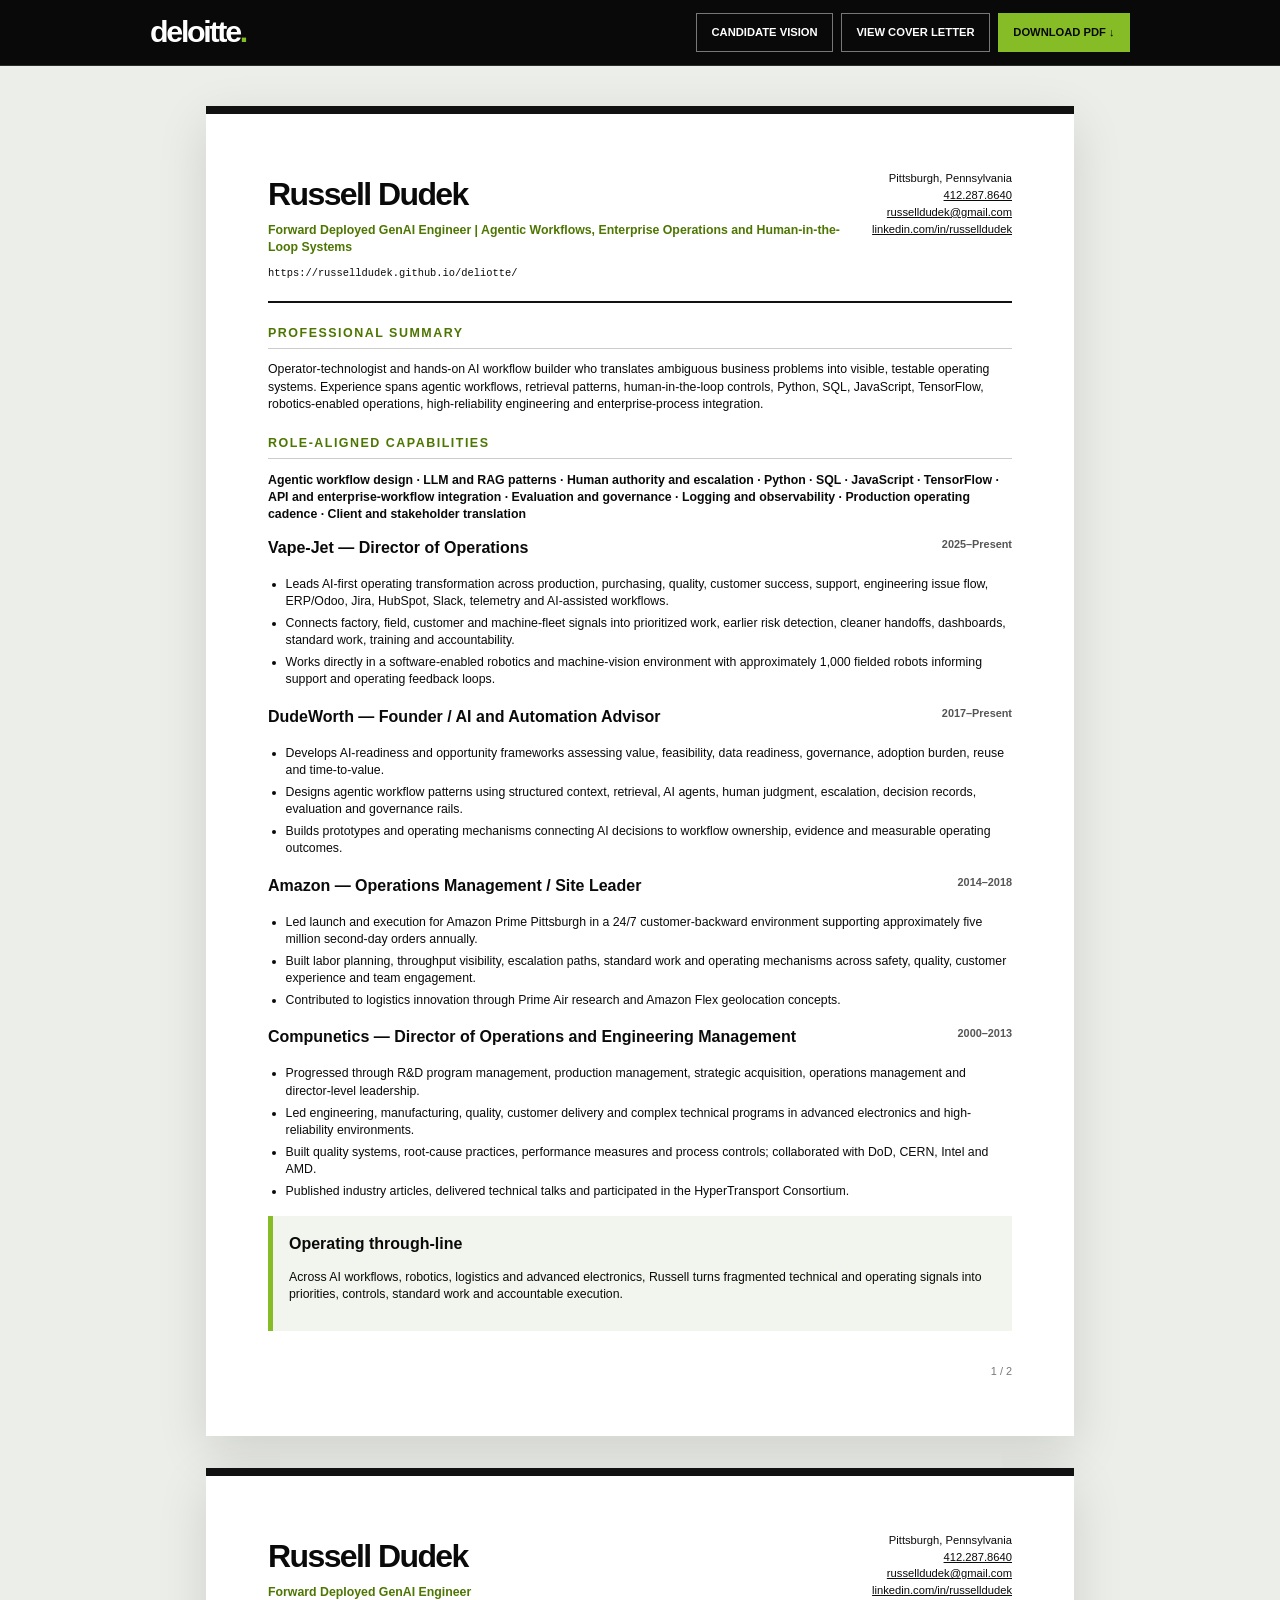
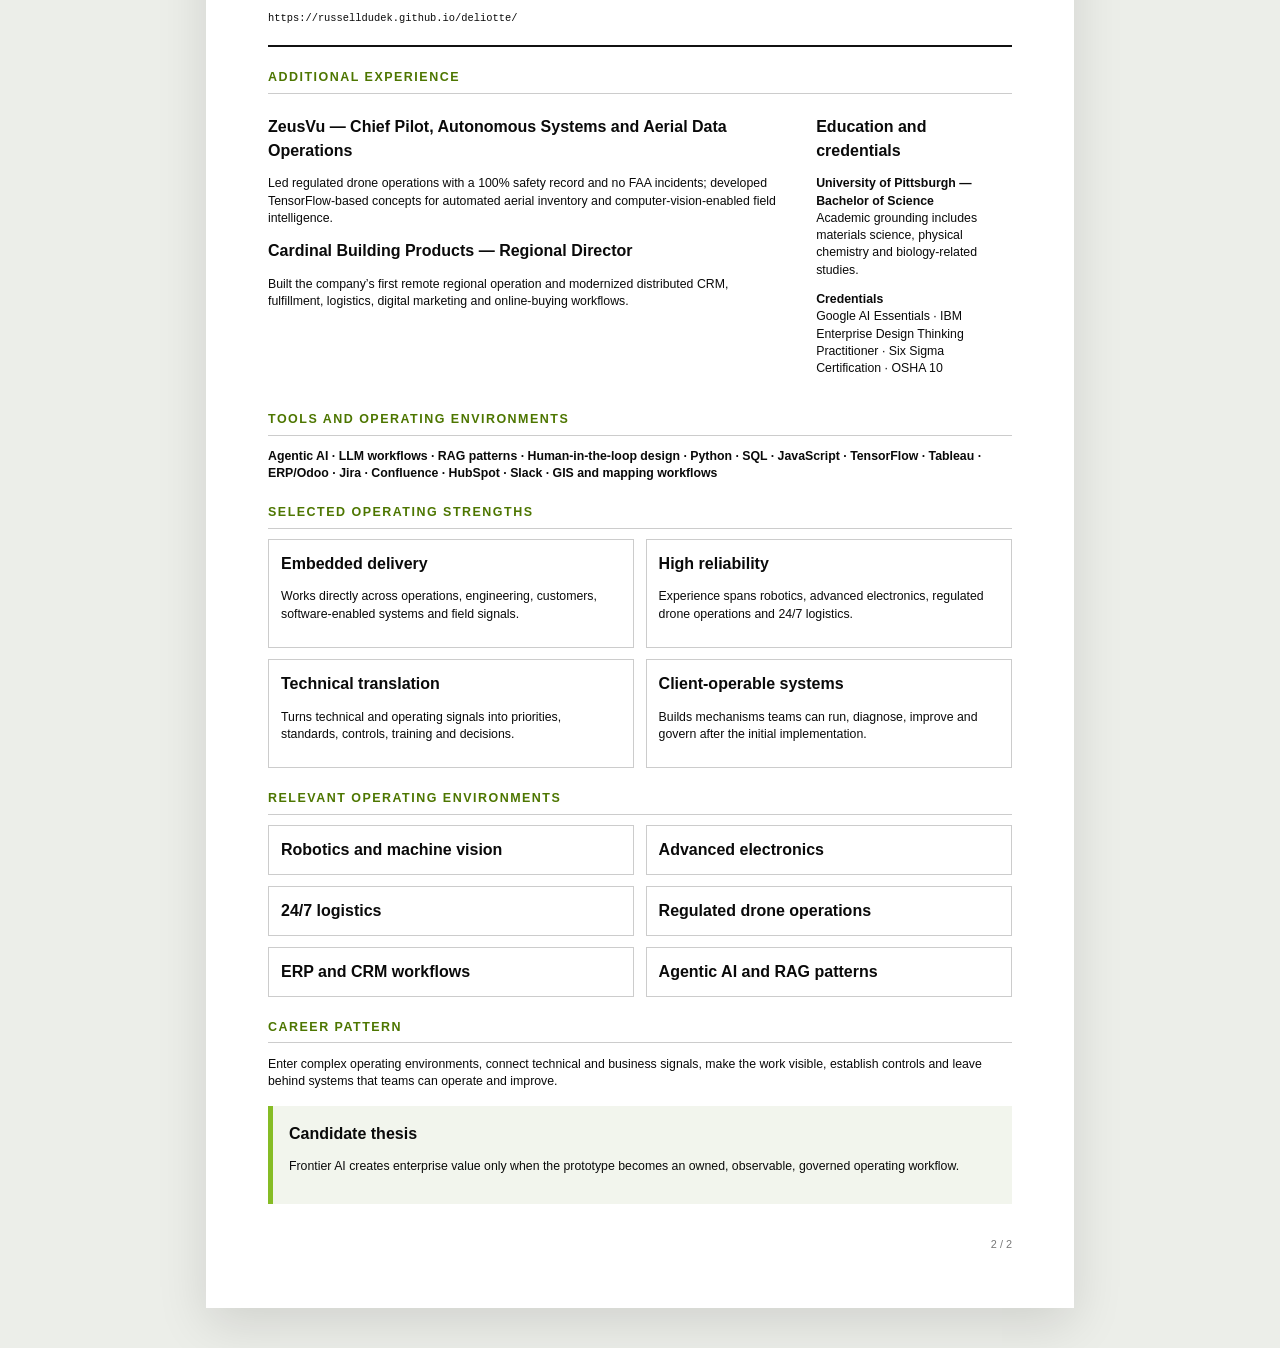
<file: resume.html>
<!doctype html><html lang="en"><head><meta charset="utf-8"><meta name="viewport" content="width=device-width,initial-scale=1"><title>Russell Dudek | Deloitte FDE Résumé</title><link rel="stylesheet" href="styles.v2.css"></head><body class="document-page"><header class="docbar"><a href="index.html"><span class="wordmark">deloitte<span>.</span></span></a><nav class="doc-actions"><a href="index.html">Candidate vision</a><a href="cover-letter.html">View cover letter</a><a class="download" download href="docs/russell-dudek-deloitte-frontier-genai-fde-resume.pdf">Download PDF ↓</a></nav></header><main class="sheet-stack">
<section class="sheet"><div class="sheet-header"><div><h1>Russell Dudek</h1><p>Forward Deployed GenAI Engineer | Agentic Workflows, Enterprise Operations and Human-in-the-Loop Systems</p><div class="visible-url">https://russelldudek.github.io/deliotte/</div></div><div class="contact">Pittsburgh, Pennsylvania<a href="tel:+14122878640">412.287.8640</a><a href="mailto:russelldudek@gmail.com">russelldudek@gmail.com</a><a href="https://www.linkedin.com/in/russelldudek">linkedin.com/in/russelldudek</a></div></div>
<h2>Professional summary</h2><p>Operator-technologist and hands-on AI workflow builder who translates ambiguous business problems into visible, testable operating systems. Experience spans agentic workflows, retrieval patterns, human-in-the-loop controls, Python, SQL, JavaScript, TensorFlow, robotics-enabled operations, high-reliability engineering and enterprise-process integration.</p>
<h2>Role-aligned capabilities</h2><p><b>Agentic workflow design · LLM and RAG patterns · Human authority and escalation · Python · SQL · JavaScript · TensorFlow · API and enterprise-workflow integration · Evaluation and governance · Logging and observability · Production operating cadence · Client and stakeholder translation</b></p>
<h3>Vape-Jet — Director of Operations <small>2025–Present</small></h3><ul><li>Leads AI-first operating transformation across production, purchasing, quality, customer success, support, engineering issue flow, ERP/Odoo, Jira, HubSpot, Slack, telemetry and AI-assisted workflows.</li><li>Connects factory, field, customer and machine-fleet signals into prioritized work, earlier risk detection, cleaner handoffs, dashboards, standard work, training and accountability.</li><li>Works directly in a software-enabled robotics and machine-vision environment with approximately 1,000 fielded robots informing support and operating feedback loops.</li></ul>
<h3>DudeWorth — Founder / AI and Automation Advisor <small>2017–Present</small></h3><ul><li>Develops AI-readiness and opportunity frameworks assessing value, feasibility, data readiness, governance, adoption burden, reuse and time-to-value.</li><li>Designs agentic workflow patterns using structured context, retrieval, AI agents, human judgment, escalation, decision records, evaluation and governance rails.</li><li>Builds prototypes and operating mechanisms connecting AI decisions to workflow ownership, evidence and measurable operating outcomes.</li></ul>
<h3>Amazon — Operations Management / Site Leader <small>2014–2018</small></h3><ul><li>Led launch and execution for Amazon Prime Pittsburgh in a 24/7 customer-backward environment supporting approximately five million second-day orders annually.</li><li>Built labor planning, throughput visibility, escalation paths, standard work and operating mechanisms across safety, quality, customer experience and team engagement.</li><li>Contributed to logistics innovation through Prime Air research and Amazon Flex geolocation concepts.</li></ul>
<h3>Compunetics — Director of Operations and Engineering Management <small>2000–2013</small></h3><ul><li>Progressed through R&amp;D program management, production management, strategic acquisition, operations management and director-level leadership.</li><li>Led engineering, manufacturing, quality, customer delivery and complex technical programs in advanced electronics and high-reliability environments.</li><li>Built quality systems, root-cause practices, performance measures and process controls; collaborated with DoD, CERN, Intel and AMD.</li><li>Published industry articles, delivered technical talks and participated in the HyperTransport Consortium.</li></ul>
<div class="callout"><b>Operating through-line</b><p>Across AI workflows, robotics, logistics and advanced electronics, Russell turns fragmented technical and operating signals into priorities, controls, standard work and accountable execution.</p></div><div class="page-number">1 / 2</div></section>
<section class="sheet"><div class="sheet-header"><div><h1>Russell Dudek</h1><p>Forward Deployed GenAI Engineer</p><div class="visible-url">https://russelldudek.github.io/deliotte/</div></div><div class="contact">Pittsburgh, Pennsylvania<a href="tel:+14122878640">412.287.8640</a><a href="mailto:russelldudek@gmail.com">russelldudek@gmail.com</a><a href="https://www.linkedin.com/in/russelldudek">linkedin.com/in/russelldudek</a></div></div>
<h2>Additional experience</h2><div class="two-col"><div><h3>ZeusVu — Chief Pilot, Autonomous Systems and Aerial Data Operations</h3><p>Led regulated drone operations with a 100% safety record and no FAA incidents; developed TensorFlow-based concepts for automated aerial inventory and computer-vision-enabled field intelligence.</p><h3>Cardinal Building Products — Regional Director</h3><p>Built the company’s first remote regional operation and modernized distributed CRM, fulfillment, logistics, digital marketing and online-buying workflows.</p></div><aside><h3>Education and credentials</h3><p><b>University of Pittsburgh — Bachelor of Science</b><br>Academic grounding includes materials science, physical chemistry and biology-related studies.</p><p><b>Credentials</b><br>Google AI Essentials · IBM Enterprise Design Thinking Practitioner · Six Sigma Certification · OSHA 10</p></aside></div>
<h2>Tools and operating environments</h2><p><b>Agentic AI · LLM workflows · RAG patterns · Human-in-the-loop design · Python · SQL · JavaScript · TensorFlow · Tableau · ERP/Odoo · Jira · Confluence · HubSpot · Slack · GIS and mapping workflows</b></p>
<h2>Selected operating strengths</h2><div class="metric-grid"><div><b>Embedded delivery</b><p>Works directly across operations, engineering, customers, software-enabled systems and field signals.</p></div><div><b>High reliability</b><p>Experience spans robotics, advanced electronics, regulated drone operations and 24/7 logistics.</p></div><div><b>Technical translation</b><p>Turns technical and operating signals into priorities, standards, controls, training and decisions.</p></div><div><b>Client-operable systems</b><p>Builds mechanisms teams can run, diagnose, improve and govern after the initial implementation.</p></div></div>
<h2>Relevant operating environments</h2><div class="metric-grid"><div><b>Robotics and machine vision</b></div><div><b>Advanced electronics</b></div><div><b>24/7 logistics</b></div><div><b>Regulated drone operations</b></div><div><b>ERP and CRM workflows</b></div><div><b>Agentic AI and RAG patterns</b></div></div>
<h2>Career pattern</h2><p>Enter complex operating environments, connect technical and business signals, make the work visible, establish controls and leave behind systems that teams can operate and improve.</p>
<div class="callout"><b>Candidate thesis</b><p>Frontier AI creates enterprise value only when the prototype becomes an owned, observable, governed operating workflow.</p></div><div class="page-number">2 / 2</div></section></main></body></html>
</file>
<file: styles.v2.css>
:root{--ink:#0a0a0a;--paper:#fff;--fog:#f2f3ef;--muted:#626262;--line:#d7d9d2;--green:#86bc25;--green-deep:#4d7600;--acid:#b7ed42;--max:1240px;--sans:"Helvetica Neue",Helvetica,Arial,sans-serif;--mono:"SFMono-Regular",Consolas,monospace}*{box-sizing:border-box}html{scroll-behavior:smooth}body{margin:0;background:var(--paper);color:var(--ink);font-family:var(--sans);line-height:1.5;text-rendering:optimizeLegibility}a{color:inherit}button,input{font:inherit}:focus-visible{outline:3px solid var(--green);outline-offset:4px}.skip{position:fixed;left:1rem;top:-5rem;z-index:200;background:#fff;color:#000;padding:.8rem 1rem;border:2px solid #000}.skip:focus{top:1rem}.topbar{position:sticky;top:0;z-index:100;min-height:82px;padding:0 max(24px,calc((100vw - var(--max))/2));display:flex;align-items:stretch;justify-content:space-between;background:rgba(8,8,8,.96);color:#fff;border-bottom:1px solid #292929;backdrop-filter:blur(18px)}.identity{display:flex;align-items:center;gap:1.15rem;text-decoration:none;padding-right:2rem}.wordmark{font-size:1.9rem;font-weight:900;letter-spacing:-.075em;line-height:1}.wordmark span{color:var(--green)}.identity small{border-left:1px solid #464646;padding-left:1.15rem;color:#bdbdbd;font-size:.68rem;letter-spacing:.08em;text-transform:uppercase;max-width:170px}.topbar nav{display:flex;align-items:stretch}.topbar nav>a{display:flex;align-items:center;padding:0 .8rem;text-decoration:none;color:#d5d5d5;font-size:.72rem;font-weight:800;letter-spacing:.06em;text-transform:uppercase;border-left:1px solid #272727;transition:.2s}.topbar nav>a:hover{background:#191919;color:#fff}.topbar nav .resume-cta{background:var(--green);color:#0a0a0a;padding-inline:1.4rem}.topbar nav .resume-cta:hover{background:var(--acid);color:#000}.menu{display:none;background:transparent;border:0;padding:1.2rem}.menu i{display:block;width:24px;height:2px;background:#fff;margin:6px}.hero{overflow:hidden;background:#090909;color:#fff;position:relative}.hero:before{content:"";position:absolute;inset:0;background:radial-gradient(circle at 72% 42%,rgba(134,188,37,.14),transparent 30%),linear-gradient(rgba(255,255,255,.032) 1px,transparent 1px),linear-gradient(90deg,rgba(255,255,255,.032) 1px,transparent 1px);background-size:auto,42px 42px,42px 42px}.hero-grid{position:relative;max-width:var(--max);min-height:760px;margin:auto;padding:5.5rem 1.5rem 4.5rem;display:grid;grid-template-columns:minmax(0,.88fr) minmax(480px,1.12fr);gap:4.5rem;align-items:center}.eyebrow{margin:0 0 1.15rem;color:#c8e49b;font-size:.69rem;font-weight:900;letter-spacing:.17em;text-transform:uppercase}.dark-ink{color:var(--green-deep)}h1,h2,h3,p{overflow-wrap:anywhere}.hero h1{margin:0;max-width:720px;font-size:clamp(3.9rem,6.7vw,7.15rem);line-height:.89;letter-spacing:-.078em}.hero h1 em{font-style:normal;color:var(--green)}.lede{max-width:690px;margin:1.9rem 0 0;color:#c9c9c9;font-size:clamp(1.08rem,1.65vw,1.36rem)}.hero-actions{display:flex;align-items:center;gap:.8rem;flex-wrap:wrap;margin-top:2rem}.button{min-height:49px;display:inline-flex;align-items:center;justify-content:center;padding:.78rem 1.15rem;border:1px solid #fff;border-radius:2px;text-decoration:none;font-size:.78rem;font-weight:900;letter-spacing:.04em;text-transform:uppercase}.button.green{background:var(--green);border-color:var(--green);color:#080808}.button.green:hover{background:var(--acid)}.button.outline:hover{background:#fff;color:#000}.text-link{margin-left:.35rem;color:#d9d9d9;font-size:.8rem;font-weight:850;text-underline-offset:5px}.proof-strip{display:grid;grid-template-columns:repeat(3,1fr);margin-top:3rem;border-top:1px solid #373737;border-bottom:1px solid #373737}.proof-strip span{padding:1rem .75rem 1rem 0;color:#a9a9a9;font-size:.7rem;border-right:1px solid #373737}.proof-strip span+span{padding-left:.75rem}.proof-strip span:last-child{border-right:0}.proof-strip b{display:block;color:#fff;font-size:.74rem;margin-bottom:.18rem}.assembly{position:relative;border:1px solid #383838;background:rgba(12,12,12,.92);box-shadow:0 35px 90px rgba(0,0,0,.48);overflow:hidden}.assembly-head,.assembly-foot{height:54px;display:flex;align-items:center;justify-content:space-between;padding:0 1rem;border-bottom:1px solid #343434;color:#cfcfcf;font-family:var(--mono);font-size:.67rem;text-transform:uppercase;letter-spacing:.08em}.assembly-foot{border-top:1px solid #343434;border-bottom:0}.live{display:flex;align-items:center;gap:.45rem;color:#d6edaf}.live i{width:7px;height:7px;border-radius:50%;background:var(--green);box-shadow:0 0 12px var(--green);animation:pulse 1.4s infinite}.assembly-stage{position:relative;min-height:560px;background:linear-gradient(135deg,#111,#070707);overflow:hidden}.assembly-stage:before{content:"";position:absolute;inset:0;background:linear-gradient(rgba(255,255,255,.04) 1px,transparent 1px),linear-gradient(90deg,rgba(255,255,255,.04) 1px,transparent 1px);background-size:28px 28px}.scan{position:absolute;z-index:5;left:0;right:0;height:2px;background:linear-gradient(90deg,transparent,var(--acid),transparent);box-shadow:0 0 18px var(--green);animation:scan 5s ease-in-out infinite}.module{position:absolute;z-index:3;width:190px;padding:.8rem .9rem;border:1px solid #454545;background:#171717;box-shadow:0 12px 24px rgba(0,0,0,.35);animation-duration:6s;animation-iteration-count:infinite;animation-timing-function:cubic-bezier(.6,0,.22,1)}.module b{display:block;color:#fff;font-size:.8rem;text-transform:uppercase;letter-spacing:.08em}.module span{display:block;color:#8d8d8d;font-family:var(--mono);font-size:.59rem;margin-top:.3rem}.m1{left:4%;top:9%;animation-name:lock1}.m2{right:4%;top:10%;animation-name:lock2}.m3{left:3%;top:41%;animation-name:lock3}.m4{right:3%;top:42%;animation-name:lock4}.m5{left:8%;bottom:8%;animation-name:lock5}.m6{right:8%;bottom:8%;animation-name:lock6}.core{position:absolute;z-index:4;left:50%;top:50%;width:210px;height:210px;transform:translate(-50%,-50%);border-radius:50%;display:grid;place-content:center;text-align:center;background:#101010;border:1px solid #596f31;box-shadow:0 0 0 22px rgba(134,188,37,.04),0 0 80px rgba(134,188,37,.12)}.core-ring{position:absolute;inset:-16px;border:1px dashed rgba(183,237,66,.38);border-radius:50%;animation:spin 18s linear infinite}.core small,.core span{font-family:var(--mono);font-size:.56rem;text-transform:uppercase;letter-spacing:.1em;color:#99b66b}.core strong{font-size:1.35rem;line-height:1.05;letter-spacing:-.04em;margin:.45rem 0}.assembly-foot button{border:0;background:none;color:#d6edaf;font-family:var(--mono);font-size:.67rem;text-transform:uppercase;cursor:pointer}.assembly.replay .module{animation:none}.assembly.replay .scan{animation:none}.ticker{overflow:hidden;background:var(--green);color:#0a0a0a;border-block:1px solid #0a0a0a;white-space:nowrap}.ticker div{width:max-content;padding:.78rem 0;font-size:.69rem;font-weight:950;letter-spacing:.13em;animation:ticker 32s linear infinite}.section{padding:7rem 1.5rem}.wrap{max-width:var(--max);margin:auto}.section h2,.closing h2{max-width:1040px;margin:0;font-size:clamp(2.7rem,5.7vw,5.7rem);line-height:.95;letter-spacing:-.065em}.section-lede{max-width:820px;margin:1.5rem 0 0;color:var(--muted);font-size:1.16rem}.pale{color:#bdbdbd}.fog{background:var(--fog)}.black{background:#0b0b0b;color:#fff}.mandate-grid{display:grid;grid-template-columns:.82fr 1.18fr;gap:6rem;margin-top:4.5rem}.mandate-grid blockquote{margin:0;font-size:clamp(2rem,3.6vw,3.7rem);font-weight:800;line-height:1.05;letter-spacing:-.05em;position:sticky;top:125px}.tensions{border-top:1px solid var(--line)}.tensions article{display:grid;grid-template-columns:56px 1fr;gap:1rem;padding:1.5rem 0;border-bottom:1px solid var(--line)}.tensions article>b{color:var(--green-deep)}.tensions h3{margin:0;font-size:1.15rem}.tensions p{margin:.25rem 0 0;color:var(--muted)}.contract{display:grid;grid-template-columns:repeat(5,1fr);margin-top:4rem;border-top:2px solid var(--ink);border-bottom:2px solid var(--ink)}.contract article{min-height:310px;padding:1.4rem 1rem;border-right:1px solid #c8cac3;background:#fff;transition:.25s}.contract article:last-child{border-right:0}.contract article:hover{background:#e9f5d4;transform:translateY(-8px)}.contract span{font-family:var(--mono);font-size:.7rem}.contract h3{margin:3.2rem 0 .7rem;font-size:1.6rem;letter-spacing:-.04em}.contract p{color:var(--muted);font-size:.86rem}.contract b{display:block;margin-top:1.2rem;padding-top:1rem;border-top:1px solid #ccc;font-size:.72rem}.lab{display:grid;grid-template-columns:minmax(300px,.72fr) minmax(0,1.28fr);gap:2rem;margin-top:3.5rem}.controls{padding:1.45rem;background:#fff;color:#111;border:1px solid #353535}.tabs{display:grid;grid-template-columns:repeat(3,1fr);gap:.35rem}.tabs button{min-height:48px;padding:.5rem;border:1px solid #bbb;background:#fff;font-size:.66rem;font-weight:850}.tabs button.active{background:#111;color:#fff;border-color:#111}.controls label{display:block;position:relative;margin-top:1.35rem;font-size:.74rem;font-weight:850}.controls output{float:right;color:var(--green-deep)}input[type=range]{width:100%;margin-top:.5rem;accent-color:var(--green)}.reset{width:100%;margin-top:1.2rem;padding:.75rem;background:#fff;border:1px solid #111;font-weight:850}.readout{padding:2rem;border:1px solid #323232;background:linear-gradient(145deg,#161616,#0c0c0c)}.readout>small{color:#a3b989;text-transform:uppercase;letter-spacing:.12em}.readout>h3{margin:.45rem 0 1rem;color:#dff2be;font-size:clamp(2.5rem,5vw,5.2rem);line-height:.94;letter-spacing:-.06em}.readout>p{max-width:720px;color:#bdbdbd}.requirements{display:grid;grid-template-columns:repeat(2,1fr);gap:.55rem;margin-top:1.5rem}.requirements div{padding:1rem;border:1px solid #323232}.requirements span{display:block;color:#8d8d8d;font-size:.61rem;text-transform:uppercase;letter-spacing:.1em}.requirements b{display:block;margin-top:.3rem;font-size:.86rem}.evidence-grid{display:grid;grid-template-columns:1.12fr .88fr;gap:5rem;margin-top:4rem}.timeline{border-left:3px solid var(--green);padding-left:2rem}.timeline article{position:relative;padding:0 0 2rem}.timeline article+article{padding-top:2rem;border-top:1px solid var(--line)}.timeline article:before{content:"";position:absolute;left:-2.48rem;top:.25rem;width:12px;height:12px;background:var(--green);border:3px solid #fff}.timeline h3{margin:0;font-size:1.35rem}.timeline small{color:var(--green-deep);font-weight:850}.timeline p{color:var(--muted)}.proof{align-self:start;position:sticky;top:110px;background:#111;color:#fff;padding:2rem}.proof h3{font-size:2rem;margin:0}.proof li{margin:.8rem 0;color:#d0d0d0}.plan{display:grid;grid-template-columns:repeat(3,1fr);gap:1px;margin-top:4rem;background:#3d3d3d;border:1px solid #3d3d3d}.plan article{padding:2rem;background:#111}.plan small{color:#cce5a2;font-weight:900;letter-spacing:.12em;text-transform:uppercase}.plan h3{font-size:1.5rem}.plan li{margin:.8rem 0;color:#c8c8c8}.docs{display:grid;grid-template-columns:repeat(5,1fr);margin-top:4rem;border-top:2px solid #111;border-bottom:2px solid #111}.docs article{min-height:285px;padding:1.35rem;border-right:1px solid #c8cac3;background:#fff}.docs article:last-child{border-right:0}.docs h3{font-size:1.2rem}.docs p{color:var(--muted);font-size:.82rem}.docs a{display:block;margin-top:1rem;font-size:.74rem;font-weight:900;text-transform:uppercase;text-underline-offset:4px}.closing{display:grid;grid-template-columns:1.4fr .6fr;gap:4rem;background:var(--green);padding:6rem max(24px,calc((100vw - var(--max))/2))}.closing>div:last-child{display:flex;flex-direction:column;border-top:2px solid #111}.closing>div:last-child a{padding:1rem 0;border-bottom:1px solid rgba(0,0,0,.45);text-decoration:none;font-weight:900}footer{display:grid;grid-template-columns:1fr 1fr;gap:3rem;padding:3rem max(24px,calc((100vw - var(--max))/2));background:#080808;color:#fff}footer p{max-width:520px;color:#999;font-size:.75rem}footer>div:last-child{display:flex;flex-direction:column;align-items:flex-end;gap:.5rem}footer a{color:#bbb;font-size:.75rem}.document-page{background:#eceee9}.docbar{position:sticky;top:0;z-index:50;display:flex;align-items:center;justify-content:space-between;gap:1rem;padding:.8rem max(20px,calc((100vw - 980px)/2));background:#090909;color:#fff;border-bottom:1px solid #2d2d2d}.docbar>a:first-child{text-decoration:none}.doc-actions{display:flex;gap:.5rem;flex-wrap:wrap}.doc-actions a{padding:.65rem .9rem;border:1px solid #777;text-decoration:none;font-size:.7rem;font-weight:900;text-transform:uppercase}.doc-actions a.download{background:var(--green);border-color:var(--green);color:#080808}.sheet-stack{max-width:900px;margin:2.5rem auto;padding:0 1rem}.sheet{min-height:1050px;margin:0 auto 2rem;padding:56px 62px;background:#fff;box-shadow:0 16px 48px rgba(0,0,0,.12);border-top:8px solid #111}.sheet-header{display:grid;grid-template-columns:1fr auto;gap:1rem;padding-bottom:1.2rem;border-bottom:2px solid #111}.sheet-header h1{margin:0;font-size:2rem;letter-spacing:-.05em}.sheet-header p{margin:.25rem 0 0;color:var(--green-deep);font-weight:800}.contact{text-align:right;font-size:.7rem}.contact a{display:block}.sheet .visible-url{font-family:var(--mono);font-size:.65rem;margin-top:.6rem}.sheet h2{font-size:.78rem;letter-spacing:.12em;text-transform:uppercase;color:var(--green-deep);border-bottom:1px solid #ccc;padding-bottom:.35rem;margin:1.3rem 0 .65rem}.sheet h3{margin:.7rem 0 .15rem;font-size:1rem}.sheet h3 small{float:right;font-size:.68rem;color:#555}.sheet p,.sheet li{font-size:.77rem;line-height:1.4}.sheet ul{padding-left:1.1rem}.sheet li{margin:.3rem 0}.two-col{display:grid;grid-template-columns:1.45fr .55fr;gap:2rem}.callout{background:#f2f5ed;border-left:5px solid var(--green);padding:1rem;margin:1rem 0}.letter-body p{font-size:.9rem;line-height:1.55}.metric-grid{display:grid;grid-template-columns:repeat(2,1fr);gap:.7rem}.metric-grid>div{border:1px solid #ccc;padding:.75rem}.phase-grid{display:grid;grid-template-columns:repeat(3,1fr);gap:.8rem}.phase-grid article{border-top:5px solid var(--green);background:#f4f5f1;padding:1rem}.contract-grid{display:grid;grid-template-columns:repeat(2,1fr);gap:.8rem}.contract-grid article{border:1px solid #ccc;padding:1rem}.contract-grid article:last-child{grid-column:1/-1}.page-number{margin-top:2rem;text-align:right;color:#777;font-size:.68rem}@keyframes pulse{50%{opacity:.35;transform:scale(.8)}}@keyframes scan{0%,100%{top:4%;opacity:.2}50%{top:94%;opacity:1}}@keyframes spin{to{transform:rotate(360deg)}}@keyframes ticker{to{transform:translateX(-50%)}}@keyframes lock1{0%,10%{transform:translate(-80px,-30px);opacity:.25}30%,85%{transform:translate(74px,52px);opacity:1}100%{transform:translate(-80px,-30px);opacity:.25}}@keyframes lock2{0%,14%{transform:translate(75px,-35px);opacity:.25}34%,85%{transform:translate(-74px,50px);opacity:1}100%{transform:translate(75px,-35px);opacity:.25}}@keyframes lock3{0%,18%{transform:translate(-95px,0);opacity:.25}38%,85%{transform:translate(82px,0);opacity:1}100%{transform:translate(-95px,0);opacity:.25}}@keyframes lock4{0%,22%{transform:translate(95px,0);opacity:.25}42%,85%{transform:translate(-82px,0);opacity:1}100%{transform:translate(95px,0);opacity:.25}}@keyframes lock5{0%,26%{transform:translate(-70px,35px);opacity:.25}46%,85%{transform:translate(75px,-55px);opacity:1}100%{transform:translate(-70px,35px);opacity:.25}}@keyframes lock6{0%,30%{transform:translate(70px,35px);opacity:.25}50%,85%{transform:translate(-75px,-55px);opacity:1}100%{transform:translate(70px,35px);opacity:.25}}@media(max-width:1080px){.topbar nav>a:not(.resume-cta){display:none}.identity small{display:none}.hero-grid{grid-template-columns:1fr;min-height:auto}.assembly{max-width:760px}.mandate-grid,.evidence-grid{grid-template-columns:1fr}.mandate-grid blockquote,.proof{position:static}.contract,.docs{grid-template-columns:1fr 1fr}.contract article,.docs article{border-bottom:1px solid #c8cac3}.closing{grid-template-columns:1fr}.topbar nav .resume-cta{display:flex!important}}@media(max-width:700px){.topbar{min-height:68px;padding-inline:1rem}.topbar nav{display:none;position:absolute;top:100%;left:0;right:0;flex-direction:column;background:#090909;border-top:1px solid #333}.topbar nav.open{display:flex}.topbar nav>a,.topbar nav>a:not(.resume-cta){display:block!important;padding:1rem;border-bottom:1px solid #2d2d2d}.menu{display:block}.hero-grid{padding:3.5rem 1.1rem}.hero h1{font-size:clamp(3.2rem,15vw,5.2rem)}.proof-strip{grid-template-columns:1fr}.proof-strip span{border-right:0;border-bottom:1px solid #333;padding-left:0!important}.assembly-stage{min-height:520px}.module{width:145px}.module span{font-size:.5rem}.core{width:160px;height:160px}.m1,.m3,.m5{left:2%}.m2,.m4,.m6{right:2%}.section{padding:4.5rem 1.1rem}.section h2,.closing h2{font-size:clamp(2.7rem,13vw,4.4rem)}.contract,.docs,.lab,.requirements,.plan{grid-template-columns:1fr}.contract article,.docs article{min-height:0;border-right:0}.tabs{grid-template-columns:1fr}.closing{padding:4.5rem 1.1rem}footer{grid-template-columns:1fr;padding:2.5rem 1.1rem}footer>div:last-child{align-items:flex-start}.docbar{align-items:flex-start;flex-direction:column}.sheet-stack{margin:1rem auto;padding:.5rem}.sheet{min-height:0;padding:30px 24px}.sheet-header,.two-col,.phase-grid,.metric-grid,.contract-grid{grid-template-columns:1fr}.contact{text-align:left}.sheet h3 small{float:none;display:block}.contract-grid article:last-child{grid-column:auto}}@media print{.topbar,.docbar,.skip{display:none!important}.document-page{background:#fff}.sheet-stack{max-width:none;margin:0;padding:0}.sheet{width:8.5in;min-height:11in;margin:0;box-shadow:none;page-break-after:always}.sheet:last-child{page-break-after:auto}}@media(prefers-reduced-motion:reduce){html{scroll-behavior:auto}.scan,.module,.core-ring,.ticker div,.live i{animation:none!important}.module{opacity:1!important;transform:none!important}.scan{display:none}}
</file>
